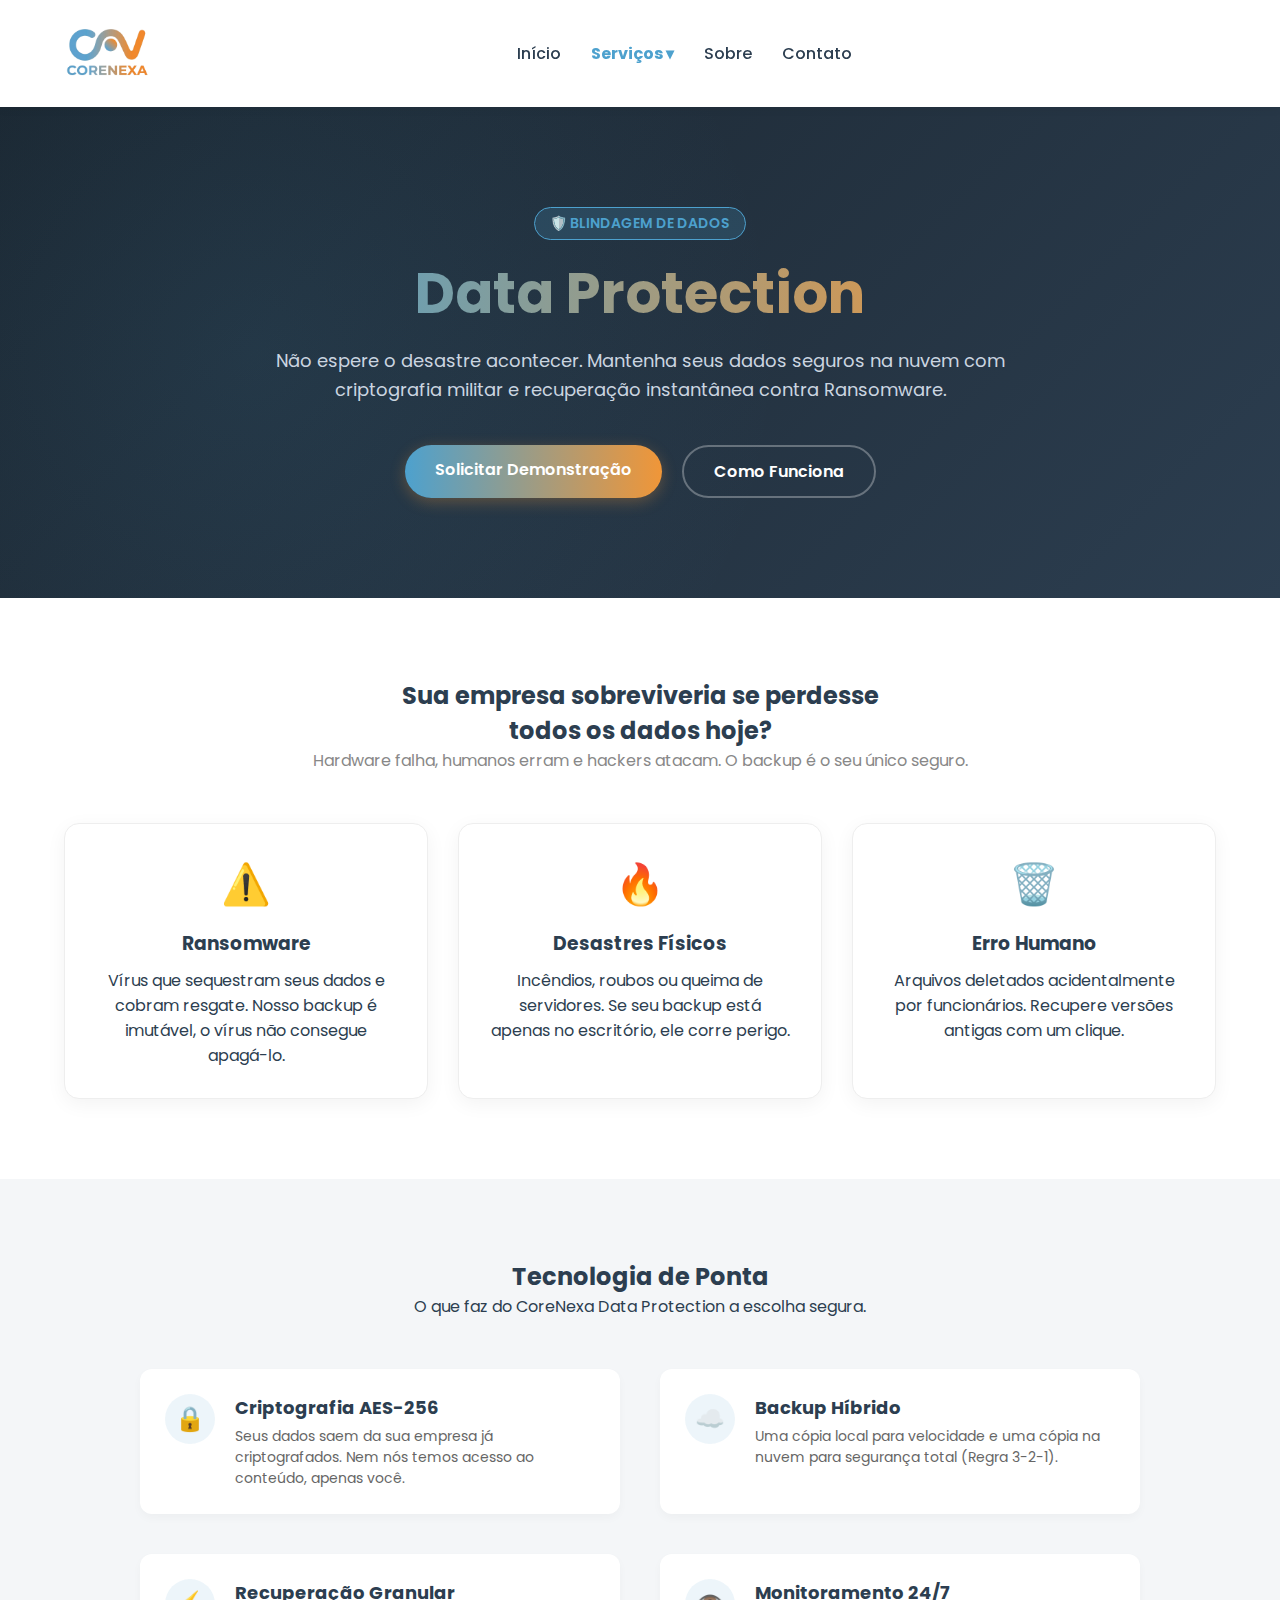
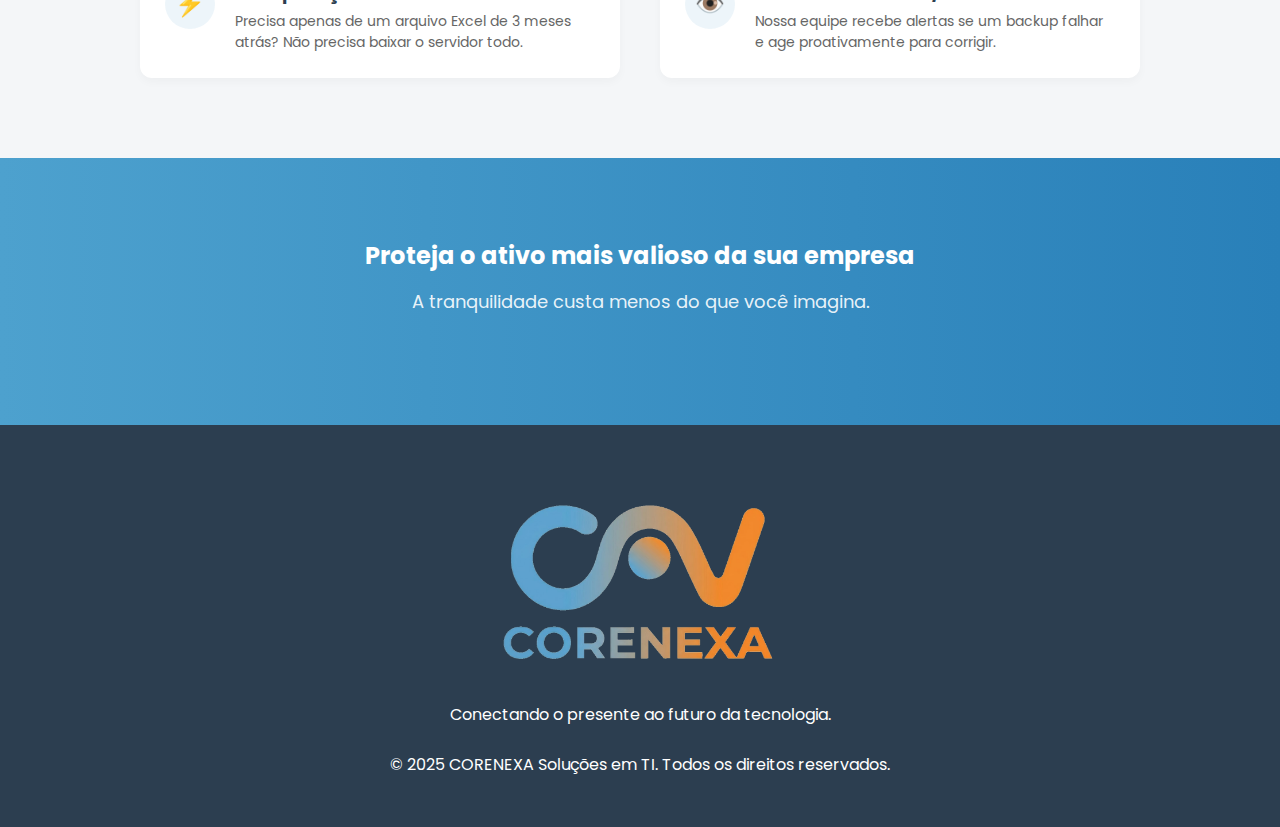
<file: Pages/dataProtection.html>
<!DOCTYPE html>
<html lang="pt-br">
<head>
    <meta charset="UTF-8">
    <meta name="viewport" content="width=device-width, initial-scale=1.0">
    <link rel="icon" type="image/x-icon" href="../img/ico.png" />
    <title>Data Protection - CoreNexa</title>
    <link href="https://fonts.googleapis.com/css2?family=Poppins:wght@300;400;600;700&display=swap" rel="stylesheet">
    <link rel="stylesheet" href="../style.css">
</head>
<body>

    <header>
        <div class="logo">
            <a href="../index.html">
                <img src="../img/logo-corenexa.png" alt="CoreNexa Soluções em TI">
            </a>
        </div>

        <div class="mobile-menu-icon">
            <div class="bar"></div>
            <div class="bar"></div>
            <div class="bar"></div>
        </div>

        <nav>
            <ul class="nav-links">
                <li><a href="../index.html">Início</a></li>
                
                <li class="dropdown-item">
                    <a href="pageServicos.html" class="dropdown-link" style="color:var(--azul); font-weight:700;">Serviços ▾</a>
                    <ul class="dropdown-menu">
                        <li><a href="dataProtection.html">Data Protection (Backup)</a></li>
                        <li><a href="suporteAgil.html">Suporte Ágil (Helpdesk)</a></li>
                        <li><a href="gestao360.html">Gestão 360º (Infra)</a></li>
                    </ul>
                </li>

                <li><a href="pageSobre.html">Sobre</a></li>
                <li><a href="pageContato.html">Contato</a></li>
            </ul>
        </nav>

        <!-- <a href="pageContato.html?plano=DataProtection" class="btn-cta">Proteger Meus Dados</a> -->
    </header>

    <section class="dp-hero">
        <div class="dp-hero-content">
            <span class="badge-security">🛡️ Blindagem de Dados</span>
            <h1>Data <span>Protection</span></h1>
            <p>Não espere o desastre acontecer. Mantenha seus dados seguros na nuvem com criptografia militar e recuperação instantânea contra Ransomware.</p>
            <div class="dp-buttons">
                <a href="pageContato.html?plano=DataProtection" class="btn-cta">Solicitar Demonstração</a>
                <a href="#como-funciona" class="btn-outline-light">Como Funciona</a>
            </div>
        </div>
    </section>

    <section class="pain-points">
        <div class="container">
            <h2>Sua empresa sobreviveria se perdesse <br><span>todos os dados hoje?</span></h2>
            <p class="subtitle">Hardware falha, humanos erram e hackers atacam. O backup é o seu único seguro.</p>
            
            <div class="pain-grid">
                <div class="pain-card">
                    <div class="icon-danger">⚠️</div>
                    <h3>Ransomware</h3>
                    <p>Vírus que sequestram seus dados e cobram resgate. Nosso backup é imutável, o vírus não consegue apagá-lo.</p>
                </div>
                <div class="pain-card">
                    <div class="icon-danger">🔥</div>
                    <h3>Desastres Físicos</h3>
                    <p>Incêndios, roubos ou queima de servidores. Se seu backup está apenas no escritório, ele corre perigo.</p>
                </div>
                <div class="pain-card">
                    <div class="icon-danger">🗑️</div>
                    <h3>Erro Humano</h3>
                    <p>Arquivos deletados acidentalmente por funcionários. Recupere versões antigas com um clique.</p>
                </div>
            </div>
        </div>
    </section>

    <section id="como-funciona" class="features-dp">
        <div class="container">
            <div class="features-header">
                <h2>Tecnologia de Ponta</h2>
                <p>O que faz do CoreNexa Data Protection a escolha segura.</p>
            </div>

            <div class="features-grid-dp">
                <div class="feat-item">
                    <div class="check-icon">🔒</div>
                    <div class="feat-text">
                        <h4>Criptografia AES-256</h4>
                        <p>Seus dados saem da sua empresa já criptografados. Nem nós temos acesso ao conteúdo, apenas você.</p>
                    </div>
                </div>

                <div class="feat-item">
                    <div class="check-icon">☁️</div>
                    <div class="feat-text">
                        <h4>Backup Híbrido</h4>
                        <p>Uma cópia local para velocidade e uma cópia na nuvem para segurança total (Regra 3-2-1).</p>
                    </div>
                </div>

                <div class="feat-item">
                    <div class="check-icon">⚡</div>
                    <div class="feat-text">
                        <h4>Recuperação Granular</h4>
                        <p>Precisa apenas de um arquivo Excel de 3 meses atrás? Não precisa baixar o servidor todo.</p>
                    </div>
                </div>

                <div class="feat-item">
                    <div class="check-icon">👁️</div>
                    <div class="feat-text">
                        <h4>Monitoramento 24/7</h4>
                        <p>Nossa equipe recebe alertas se um backup falhar e age proativamente para corrigir.</p>
                    </div>
                </div>
            </div>
        </div>
    </section>

    <section class="cta-section-dp">
        <h2>Proteja o ativo mais valioso da sua empresa</h2>
        <p>A tranquilidade custa menos do que você imagina.</p>
        <!-- <a href="pageContato.html?plano=DataProtection" class="btn-cta btn-large">Falar com Especialista em Backup</a> -->
    </section>

    <footer>
        <img src="../img/logo-corenexa.png" alt="CoreNexa" class="footer-logo-img">
        <p>Conectando o presente ao futuro da tecnologia.</p>
        <br>
        <p>© 2025 CORENEXA Soluções em TI. Todos os direitos reservados.</p>
    </footer>

    <script src="../script.js"></script>
</body>
</html>
</file>
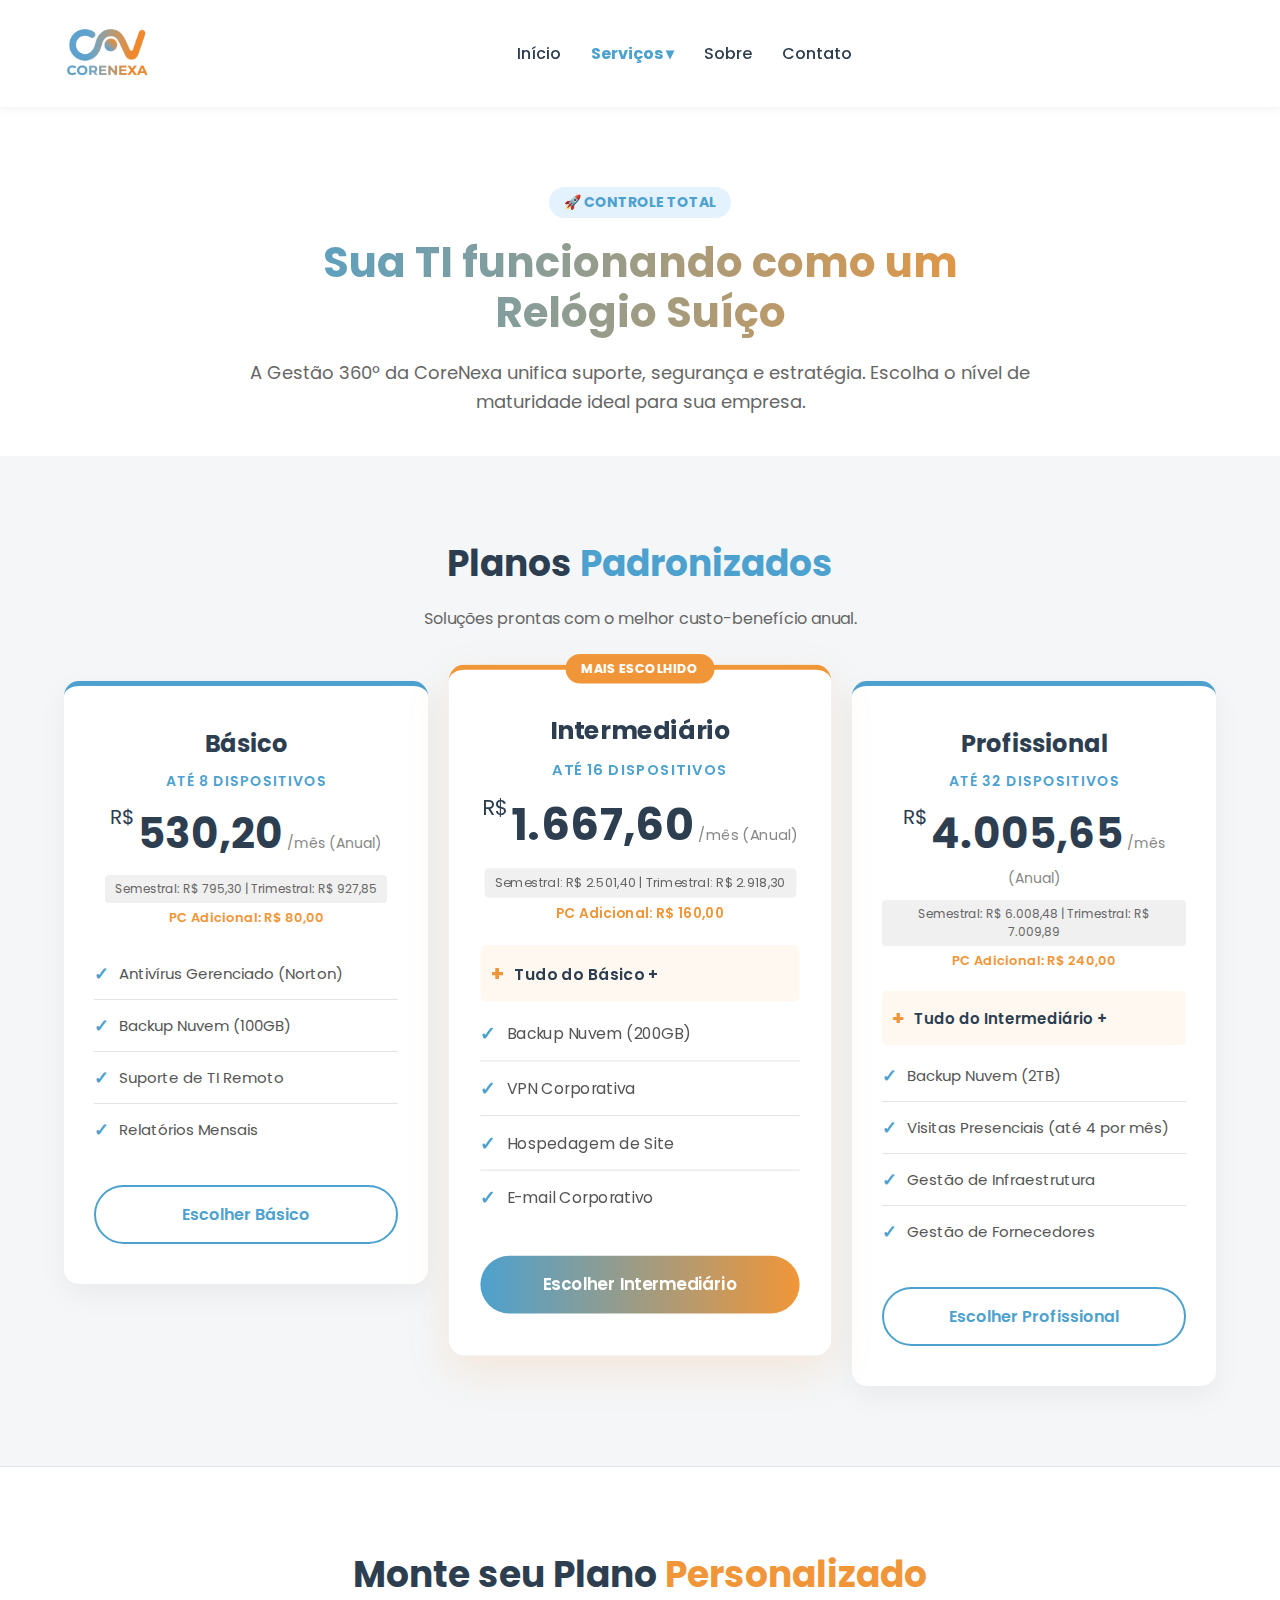
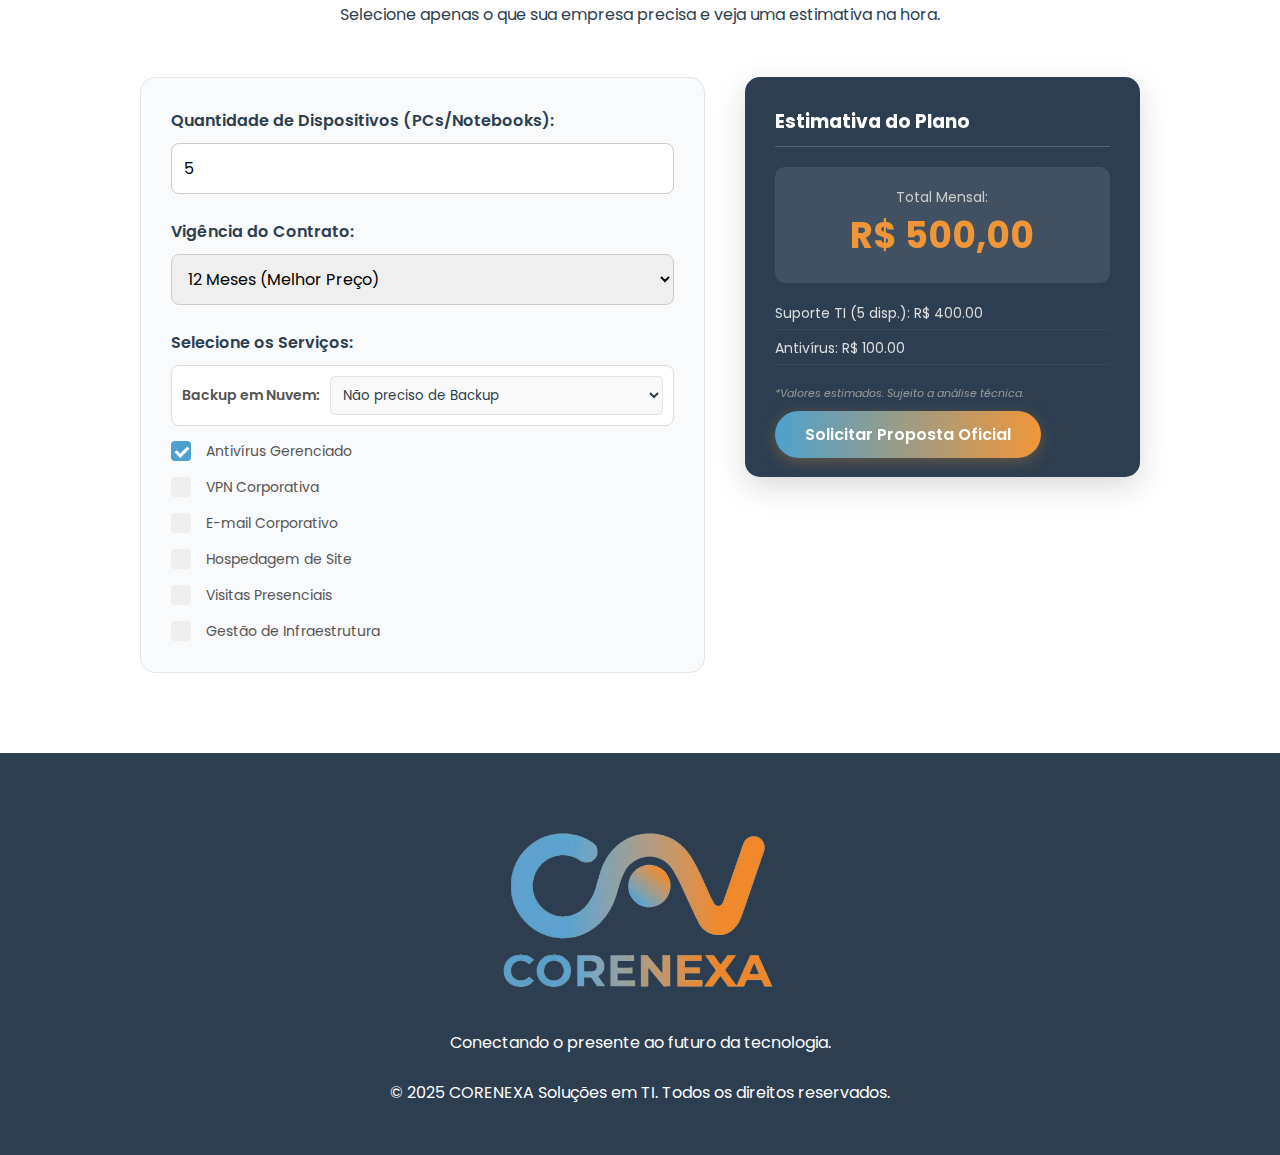
<file: Pages/gestao360 - Copia.html>
<!DOCTYPE html>
<html lang="pt-br">
<head>
    <meta charset="UTF-8">
    <meta name="viewport" content="width=device-width, initial-scale=1.0">
    <link rel="icon" type="image/x-icon" href="../img/ico.png" />
    <title>Gestão 360º - CoreNexa</title>
    <link href="https://fonts.googleapis.com/css2?family=Poppins:wght@300;400;600;700&display=swap" rel="stylesheet">
    <link rel="stylesheet" href="../style.css">
</head>
<body>
    
    <header>
        <div class="logo">
            <a href="../index.html">
                <img src="../img/logo-corenexa.png" alt="CoreNexa Soluções em TI">
            </a>
        </div>

        <div class="mobile-menu-icon">
            <div class="bar"></div>
            <div class="bar"></div>
            <div class="bar"></div>
        </div>

        <nav>
            <ul class="nav-links">
                <li><a href="../index.html">Início</a></li>
                
                <li class="dropdown-item">
                    <a href="pageServicos.html" class="dropdown-link" style="color:var(--azul); font-weight:700;">Serviços ▾</a>
                    <ul class="dropdown-menu">
                        <li><a href="dataProtection.html">Data Protection (Backup)</a></li>
                        <li><a href="suporteAgil.html">Suporte Ágil (Helpdesk)</a></li>
                        <li><a href="gestao360.html">Gestão 360º (Infra)</a></li>
                        <li><a href="servicosAvulsos.html">Serviços Avulsos</a></li>
                    </ul>
                </li>
            
                <li><a href="pageSobre.html">Sobre</a></li>
                <li><a href="pageContato.html">Contato</a></li>
            </ul>
        </nav>
    </header>
    
    <section class="intro-gestao">
        <div class="container-intro">
            <span class="tag-destaque">🚀 Controle Total</span>
            <h1>Sua TI funcionando como um <br><span>Relógio Suíço</span></h1>
            <p>A Gestão 360º da CoreNexa unifica suporte, segurança e estratégia. Escolha o nível de maturidade ideal para sua empresa.</p>
        </div>
    </section>

    <section class="pricing-section">
        <div class="section-header">
            <h2>Planos <span>Padronizados</span></h2>
            <p>Soluções prontas com o melhor custo-benefício anual.</p>
        </div>

        <div class="pricing-grid">
            
            <div class="plan-card">
                <h3 class="plan-name">Básico</h3>
                <p class="plan-limit">Até 8 Dispositivos</p>
                
                <div class="price-box">
                    <span class="currency">R$</span>
                    <span class="value">530,20</span>
                    <span class="period">/mês (Anual)</span>
                </div>
                <p class="contract-info">Semestral: R$ 795,30 | Trimestral: R$ 927,85</p>
                <p class="extra-pc">PC Adicional: R$ 80,00</p>
                
                <ul class="features-list">
                    <li>Antivírus Gerenciado (Norton)</li>
                    <li>Backup Nuvem (100GB)</li>
                    <li>Suporte de TI Remoto</li>
                    <li>Relatórios Mensais</li>
                </ul>

                <a href="contato.html?plano=Basico" class="btn-plan btn-outline">Escolher Básico</a>
            </div>

            <div class="plan-card popular">
                <div class="popular-tag">Mais Escolhido</div>
                <h3 class="plan-name">Intermediário</h3>
                <p class="plan-limit">Até 16 Dispositivos</p>

                <div class="price-box">
                    <span class="currency">R$</span>
                    <span class="value">1.667,60</span>
                    <span class="period">/mês (Anual)</span>
                </div>
                <p class="contract-info">Semestral: R$ 2.501,40 | Trimestral: R$ 2.918,30</p>
                <p class="extra-pc">PC Adicional: R$ 160,00</p>
                
                <ul class="features-list">
                    <li class="included">Tudo do Básico +</li>
                    <li>Backup Nuvem (200GB)</li>
                    <li>VPN Corporativa</li>
                    <li>Hospedagem de Site</li>
                    <li>E-mail Corporativo</li>
                </ul>

                <a href="contato.html?plano=Intermediario" class="btn-plan btn-filled">Escolher Intermediário</a>
            </div>

            <div class="plan-card">
                <h3 class="plan-name">Profissional</h3>
                <p class="plan-limit">Até 32 Dispositivos</p>

                <div class="price-box">
                    <span class="currency">R$</span>
                    <span class="value">4.005,65</span>
                    <span class="period">/mês (Anual)</span>
                </div>
                <p class="contract-info">Semestral: R$ 6.008,48 | Trimestral: R$ 7.009,89</p>
                <p class="extra-pc">PC Adicional: R$ 240,00</p>
                
                <ul class="features-list">
                    <li class="included">Tudo do Intermediário +</li>
                    <li>Backup Nuvem (2TB)</li>
                    <li>Visitas Presenciais (até 4 por mês)</li>
                    <li>Gestão de Infraestrutura</li>
                    <li>Gestão de Fornecedores</li>
                </ul>

                <a href="contato.html?plano=Profissional" class="btn-plan btn-outline">Escolher Profissional</a>
            </div>

        </div>
    </section>

    <section class="custom-plan" id="personalizado">
        <div class="container">
            <div class="custom-header">
                <h2>Monte seu Plano <span>Personalizado</span></h2>
                <p>Selecione apenas o que sua empresa precisa e veja uma estimativa na hora.</p>
            </div>

            <div class="calculator-wrapper">
                <div class="calc-form">
                    
                    <div class="calc-group">
                        <label>Quantidade de Dispositivos (PCs/Notebooks):</label>
                        <input type="number" id="numDevices" value="5" min="1" max="100" onchange="calcularPlano()">
                    </div>

                    <div class="calc-group">
                        <label>Vigência do Contrato:</label>
                        <select id="contractDuration" onchange="calcularPlano()">
                            <option value="12">12 Meses (Melhor Preço)</option>
                            <option value="6">6 Meses</option>
                            <option value="3">3 Meses</option>
                        </select>
                    </div>

                    <label class="section-label">Selecione os Serviços:</label>
                    <div class="services-list">
                        
						<div class="select-box-wrapper">
                            <label for="selBackup" class="inline-label">Backup em Nuvem:</label>
                            <select id="selBackup" onchange="calcularPlano()" class="styled-select">
                                <option value="0">Não preciso de Backup</option>
                                <option value="110">100 GB (R$ 110,00)</option>
                                <option value="150">200 GB (R$ 150,00)</option>
                                <option value="500">2 TB (R$ 500,00)</option>
                            </select>
                        </div>
						
                        <label class="check-box">
                            <input type="checkbox" id="chkAntivirus" checked onchange="calcularPlano()">
                            <span class="checkmark"></span>
                            Antivírus Gerenciado
                        </label>

                        <label class="check-box">
                            <input type="checkbox" id="chkVPN" onchange="calcularPlano()">
                            <span class="checkmark"></span>
                            VPN Corporativa
                        </label>

                        <label class="check-box">
                            <input type="checkbox" id="chkEmail" onchange="calcularPlano()">
                            <span class="checkmark"></span>
                            E-mail Corporativo
                        </label>

                        <label class="check-box">
                            <input type="checkbox" id="chkSite" onchange="calcularPlano()">
                            <span class="checkmark"></span>
                            Hospedagem de Site
                        </label>

                        <label class="check-box">
                            <input type="checkbox" id="chkVisita" onchange="calcularPlano()">
                            <span class="checkmark"></span>
                            Visitas Presenciais
                        </label>

                        <label class="check-box">
                            <input type="checkbox" id="chkInfra" onchange="calcularPlano()">
                            <span class="checkmark"></span>
                            Gestão de Infraestrutura
                        </label>
                    </div>
                </div>

                <div class="calc-result">
                    <h3>Estimativa do Plano</h3>
                    <div class="total-price">
                        <small>Total Mensal:</small>
                        R$ <span id="totalValue">0,00</span>
                    </div>
                    <ul id="summaryList" class="summary-list">
                        </ul>
                    <p class="note">*Valores estimados. Sujeito a análise técnica.</p>
                    <a href="contato.html?plano=Personalizado" class="btn-cta">Solicitar Proposta Oficial</a>
                </div>
            </div>
        </div>
    </section>

    <footer>
        <img src="../img/logo-corenexa.png" alt="CoreNexa" class="footer-logo-img">
        <p>Conectando o presente ao futuro da tecnologia.</p>
        <br>
        <p>© 2025 CORENEXA Soluções em TI. Todos os direitos reservados.</p>
    </footer>

    <script src="../script.js"></script>
    
    <script>
        function calcularPlano() {
            // 1. Captura valores
            let qtd = parseInt(document.getElementById('numDevices').value) || 0;
            const meses = parseInt(document.getElementById('contractDuration').value);
            
            // 2. CÁLCULO PROGRESSIVO DO SUPORTE
            let custoSuporte = 0;
            let qtdRestante = qtd;

            // Faixa 1: Primeiros 8 dispositivos (R$ 80,00)
            if (qtdRestante > 0) {
                let qtdFaixa1 = Math.min(qtdRestante, 8);
                custoSuporte += qtdFaixa1 * 80.00;
                qtdRestante -= qtdFaixa1;
            }

            // Faixa 2: Próximos 8 dispositivos (R$ 160,00) -> do 9 ao 16
            if (qtdRestante > 0) {
                let qtdFaixa2 = Math.min(qtdRestante, 8);
                custoSuporte += qtdFaixa2 * 160.00;
                qtdRestante -= qtdFaixa2;
            }

            // Faixa 3: O que sobrar acima de 16 (R$ 240,00)
            if (qtdRestante > 0) {
                custoSuporte += qtdRestante * 240.00;
            }

            // Taxa administrativa mínima (opcional, mantida para consistência)
            if (qtd > 0 && qtd < 5) custoSuporte += 150;

            // 3. Montagem do Total
            let total = 0;
            let resumo = [];

            // Adiciona Suporte
            total += custoSuporte;
            resumo.push(`Suporte TI (${qtd} disp.): R$ ${custoSuporte.toFixed(2)}`);

            // --- NOVO CÁLCULO DE BACKUP ---
            const selBackup = document.getElementById('selBackup');
            const custoBackup = parseFloat(selBackup.value) || 0;
            const nomeBackup = selBackup.options[selBackup.selectedIndex].text;

            if (custoBackup > 0) {
                total += custoBackup;
                // Exibe apenas o nome (Ex: "100 GB") sem o preço no texto do resumo, pois já está somado
                // Ou formatamos para ficar bonito:
                resumo.push(`Backup Nuvem (${nomeBackup.split('(')[0].trim()}): R$ ${custoBackup.toFixed(2)}`);
            }

            // Outros Serviços (Por dispositivo)
            const precoAntivirus = 20.00;
            const precoEmail = 15.00;
            
            if (document.getElementById('chkAntivirus').checked) {
                let val = qtd * precoAntivirus;
                total += val;
                resumo.push(`Antivírus: R$ ${val.toFixed(2)}`);
            }
            if (document.getElementById('chkEmail').checked) {
                let val = qtd * precoEmail;
                total += val;
                resumo.push(`E-mail Corp: R$ ${val.toFixed(2)}`);
            }
            
            // Serviços Fixos
            const precoVPN = 150.00;
            const precoSite = 100.00;
            const precoVisita = 400.00; 
            const precoInfra = 250.00;

            if (document.getElementById('chkVPN').checked) {
                total += precoVPN;
                resumo.push(`VPN Corporativa: R$ ${precoVPN.toFixed(2)}`);
            }
            if (document.getElementById('chkSite').checked) {
                total += precoSite;
                resumo.push(`Hospedagem Site: R$ ${precoSite.toFixed(2)}`);
            }
            if (document.getElementById('chkVisita').checked) {
                total += precoVisita;
                resumo.push(`Visitas Presenciais: R$ ${precoVisita.toFixed(2)}`);
            }
            if (document.getElementById('chkInfra').checked) {
                total += precoInfra;
                resumo.push(`Gestão Infra: R$ ${precoInfra.toFixed(2)}`);
            }

            // 4. Fator do Contrato
            let fator = 1;
            if (meses === 6) fator = 1.5;
            if (meses === 3) fator = 1.75;

            let totalFinal = total * fator;

            // 5. Atualiza Interface
            document.getElementById('totalValue').innerText = totalFinal.toLocaleString('pt-BR', {minimumFractionDigits: 2, maximumFractionDigits: 2});
            
            const lista = document.getElementById('summaryList');
            lista.innerHTML = '';
            resumo.forEach(item => {
                let li = document.createElement('li');
                li.innerText = item;
                lista.appendChild(li);
            });
            
            if(fator > 1) {
                let li = document.createElement('li');
                li.style.color = 'var(--laranja)';
                li.style.fontWeight = 'bold';
                li.innerText = `Acréscimo vigência curta (${meses} meses)`;
                lista.appendChild(li);
            }
        }

        window.onload = calcularPlano;
    </script>
</body>
</html>
</file>
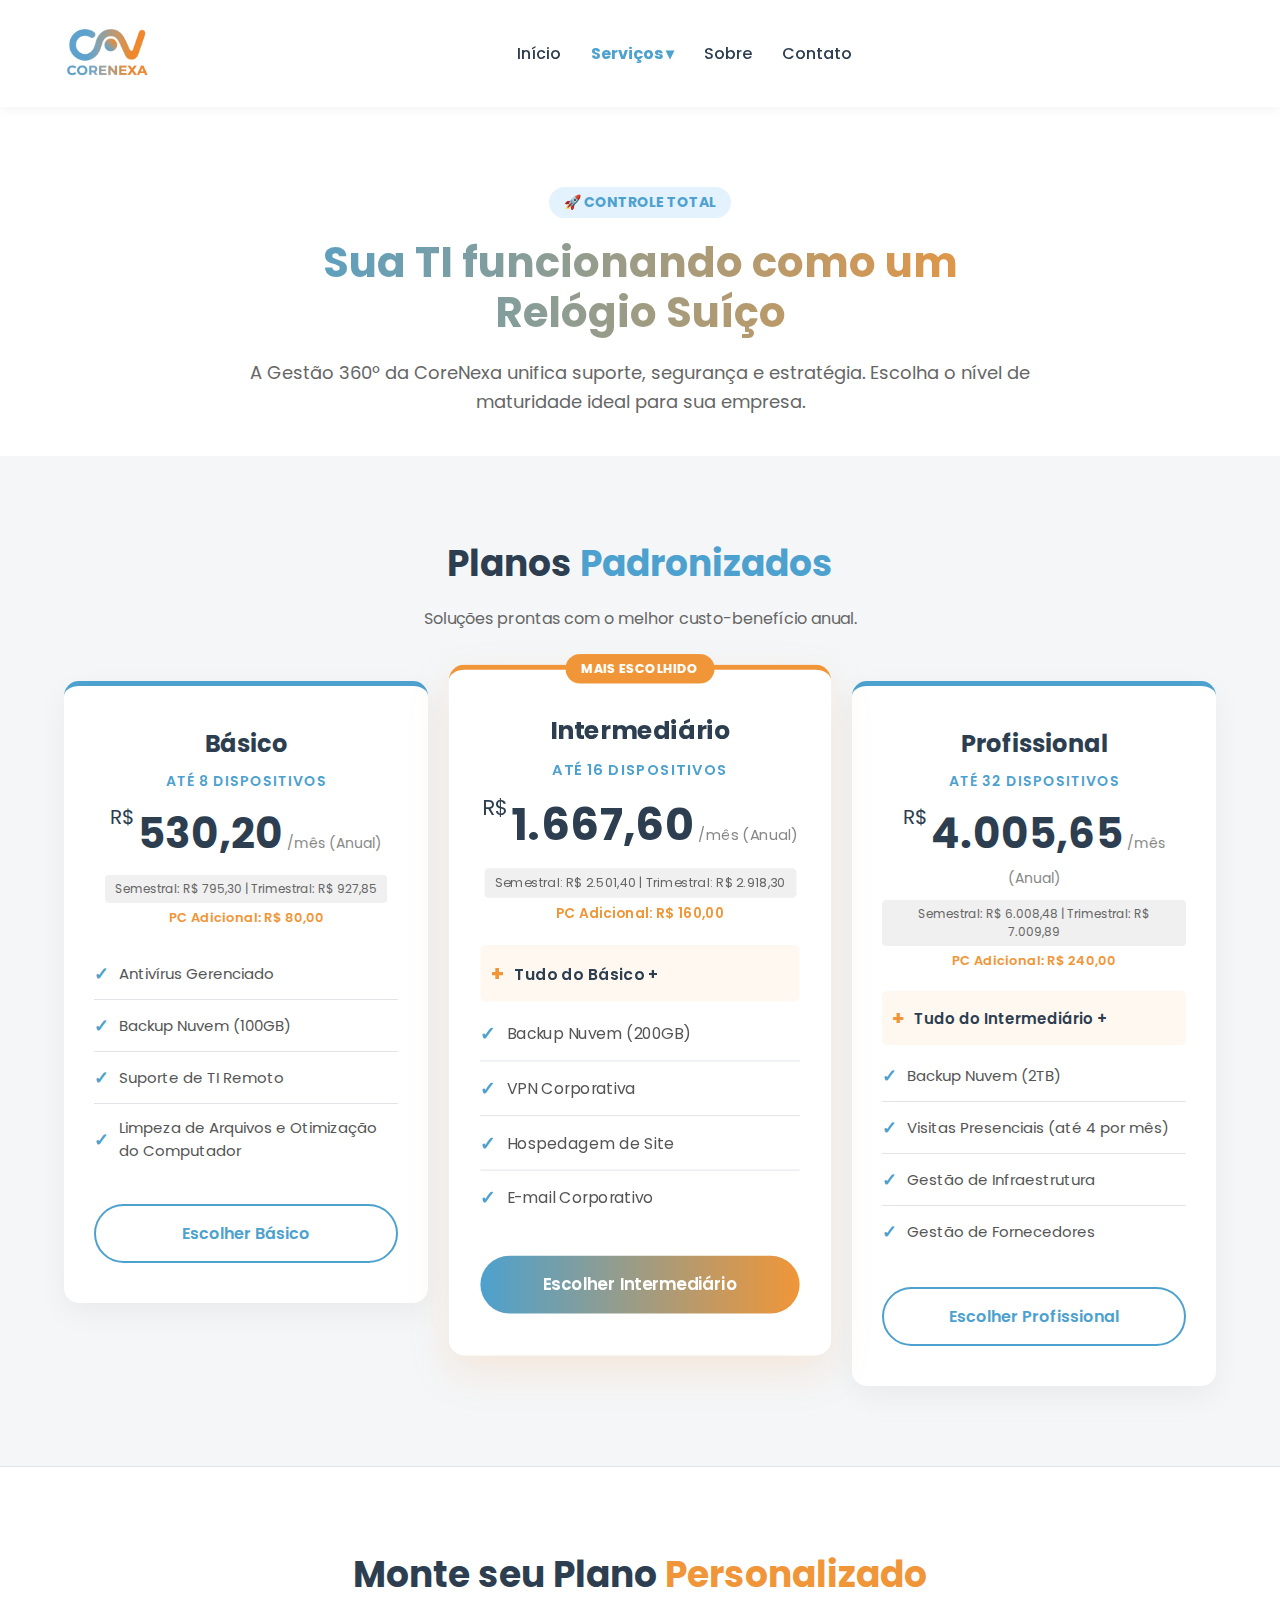
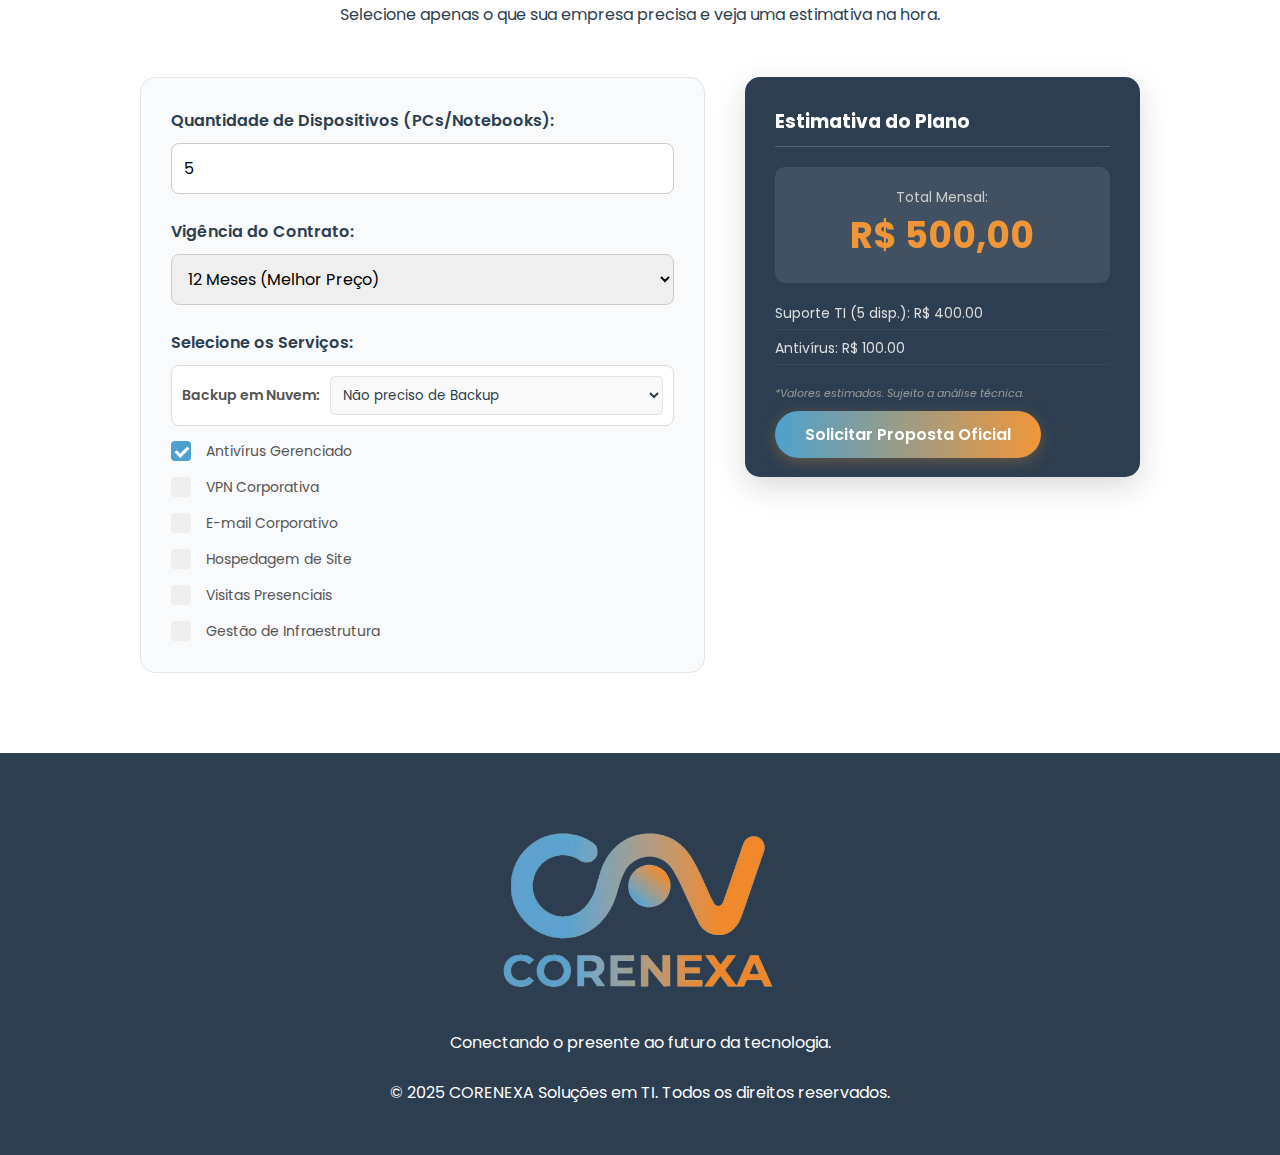
<file: Pages/gestao360.html>
<!DOCTYPE html>
<html lang="pt-br">
<head>
    <meta charset="UTF-8">
    <meta name="viewport" content="width=device-width, initial-scale=1.0">
    <link rel="icon" type="image/x-icon" href="../img/ico.png" />
    <title>Gestão 360º - CoreNexa</title>
    <link href="https://fonts.googleapis.com/css2?family=Poppins:wght@300;400;600;700&display=swap" rel="stylesheet">
    <link rel="stylesheet" href="../style.css">
	<script async src="https://www.googletagmanager.com/gtag/js?id=G-GBYZSDWBYW">
	</script>
	<script>
	  window.dataLayer = window.dataLayer || [];
	  function gtag(){dataLayer.push(arguments);}
	  gtag('js', new Date());

	  gtag('config', 'G-GBYZSDWBYW');
	</script>
</head>
<body>
    
    <header>
        <div class="logo">
            <a href="../index.html">
                <img src="../img/logo-corenexa.png" alt="CoreNexa Soluções em TI">
            </a>
        </div>

        <div class="mobile-menu-icon">
            <div class="bar"></div>
            <div class="bar"></div>
            <div class="bar"></div>
        </div>

        <nav>
            <ul class="nav-links">
                <li><a href="../index.html">Início</a></li>
                
                <li class="dropdown-item">
                    <a href="pageServicos.html" class="dropdown-link" style="color:var(--azul); font-weight:700;">Serviços ▾</a>
                    <ul class="dropdown-menu">
						<li><a href="gestao360.html">Gestão de TI 360º</a></li>
						<li><a href="suporteTI.html">Suporte de TI</a></li>
						<li><a href="servicosAvulsos.html">Serviços Avulsos</a></li>
                    </ul>
                </li>
            
                <li><a href="pageSobre.html">Sobre</a></li>
                <li><a href="pageContato.html">Contato</a></li>
            </ul>
        </nav>
    </header>
    
    <section class="intro-gestao">
        <div class="container-intro">
            <span class="tag-destaque">🚀 Controle Total</span>
            <h1>Sua TI funcionando como um <br><span>Relógio Suíço</span></h1>
            <p>A Gestão 360º da CoreNexa unifica suporte, segurança e estratégia. Escolha o nível de maturidade ideal para sua empresa.</p>
        </div>
    </section>

    <section class="pricing-section">
        <div class="section-header">
            <h2>Planos <span>Padronizados</span></h2>
            <p>Soluções prontas com o melhor custo-benefício anual.</p>
        </div>

        <div class="pricing-grid">
            
            <div class="plan-card">
                <h3 class="plan-name">Básico</h3>
                <p class="plan-limit">Até 8 Dispositivos</p>
                
                <div class="price-box">
                    <span class="currency">R$</span>
                    <span class="value">530,20</span>
                    <span class="period">/mês (Anual)</span>
                </div>
                <p class="contract-info">Semestral: R$ 795,30 | Trimestral: R$ 927,85</p>
                <p class="extra-pc">PC Adicional: R$ 80,00</p>
                
                <ul class="features-list">
                    <li>Antivírus Gerenciado</li>
                    <li>Backup Nuvem (100GB)</li>
                    <li>Suporte de TI Remoto</li>
                    <li>Limpeza de Arquivos e Otimização do Computador</li>
                </ul>

                <a href="pageContato.html?plano=Basico" class="btn-plan btn-outline">Escolher Básico</a>
            </div>

            <div class="plan-card popular">
                <div class="popular-tag">Mais Escolhido</div>
                <h3 class="plan-name">Intermediário</h3>
                <p class="plan-limit">Até 16 Dispositivos</p>

                <div class="price-box">
                    <span class="currency">R$</span>
                    <span class="value">1.667,60</span>
                    <span class="period">/mês (Anual)</span>
                </div>
                <p class="contract-info">Semestral: R$ 2.501,40 | Trimestral: R$ 2.918,30</p>
                <p class="extra-pc">PC Adicional: R$ 160,00</p>
                
                <ul class="features-list">
                    <li class="included">Tudo do Básico +</li>
                    <li>Backup Nuvem (200GB)</li>
                    <li>VPN Corporativa</li>
                    <li>Hospedagem de Site</li>
                    <li>E-mail Corporativo</li>
                </ul>

                <a href="pageContato.html?plano=Intermediario" class="btn-plan btn-filled">Escolher Intermediário</a>
            </div>

            <div class="plan-card">
                <h3 class="plan-name">Profissional</h3>
                <p class="plan-limit">Até 32 Dispositivos</p>

                <div class="price-box">
                    <span class="currency">R$</span>
                    <span class="value">4.005,65</span>
                    <span class="period">/mês (Anual)</span>
                </div>
                <p class="contract-info">Semestral: R$ 6.008,48 | Trimestral: R$ 7.009,89</p>
                <p class="extra-pc">PC Adicional: R$ 240,00</p>
                
                <ul class="features-list">
                    <li class="included">Tudo do Intermediário +</li>
                    <li>Backup Nuvem (2TB)</li>
                    <li>Visitas Presenciais (até 4 por mês)</li>
                    <li>Gestão de Infraestrutura</li>
                    <li>Gestão de Fornecedores</li>
                </ul>

                <a href="pageContato.html?plano=Profissional" class="btn-plan btn-outline">Escolher Profissional</a>
            </div>

        </div>
    </section>

    <section class="custom-plan" id="personalizado">
        <div class="container">
            <div class="custom-header">
                <h2>Monte seu Plano <span>Personalizado</span></h2>
                <p>Selecione apenas o que sua empresa precisa e veja uma estimativa na hora.</p>
            </div>

            <div class="calculator-wrapper">
                <div class="calc-form">
                    
                    <div class="calc-group">
                        <label>Quantidade de Dispositivos (PCs/Notebooks):</label>
                        <input type="number" id="numDevices" value="5" min="1" max="100" onchange="calcularPlano()">
                    </div>

                    <div class="calc-group">
                        <label>Vigência do Contrato:</label>
                        <select id="contractDuration" onchange="calcularPlano()">
                            <option value="12">12 Meses (Melhor Preço)</option>
                            <option value="6">6 Meses</option>
                            <option value="3">3 Meses</option>
                        </select>
                    </div>

                    <label class="section-label">Selecione os Serviços:</label>
                    <div class="services-list">
                        
						<div class="select-box-wrapper">
                            <label for="selBackup" class="inline-label">Backup em Nuvem:</label>
                            <select id="selBackup" onchange="calcularPlano()" class="styled-select">
                                <option value="0">Não preciso de Backup</option>
                                <option value="110">100 GB (R$ 110,00)</option>
                                <option value="150">200 GB (R$ 150,00)</option>
                                <option value="500">2 TB (R$ 500,00)</option>
                            </select>
                        </div>
						
                        <label class="check-box">
                            <input type="checkbox" id="chkAntivirus" checked onchange="calcularPlano()">
                            <span class="checkmark"></span>
                            Antivírus Gerenciado
                        </label>

                        <label class="check-box">
                            <input type="checkbox" id="chkVPN" onchange="calcularPlano()">
                            <span class="checkmark"></span>
                            VPN Corporativa
                        </label>

                        <label class="check-box">
                            <input type="checkbox" id="chkEmail" onchange="calcularPlano()">
                            <span class="checkmark"></span>
                            E-mail Corporativo
                        </label>

                        <label class="check-box">
                            <input type="checkbox" id="chkSite" onchange="calcularPlano()">
                            <span class="checkmark"></span>
                            Hospedagem de Site
                        </label>

                        <label class="check-box">
                            <input type="checkbox" id="chkVisita" onchange="calcularPlano()">
                            <span class="checkmark"></span>
                            Visitas Presenciais
                        </label>

                        <label class="check-box">
                            <input type="checkbox" id="chkInfra" onchange="calcularPlano()">
                            <span class="checkmark"></span>
                            Gestão de Infraestrutura
                        </label>
                    </div>
                </div>

                <div class="calc-result">
                    <h3>Estimativa do Plano</h3>
                    <div class="total-price">
                        <small>Total Mensal:</small>
                        R$ <span id="totalValue">0,00</span>
                    </div>
                    <ul id="summaryList" class="summary-list">
                        </ul>
                    <p class="note">*Valores estimados. Sujeito a análise técnica.</p>
                    <a href="pageContato.html?plano=Personalizado" class="btn-cta">Solicitar Proposta Oficial</a>
                </div>
            </div>
        </div>
    </section>

    <footer>
        <img src="../img/logo-corenexa.png" alt="CoreNexa" class="footer-logo-img">
        <p>Conectando o presente ao futuro da tecnologia.</p>
        <br>
        <p>© 2025 CORENEXA Soluções em TI. Todos os direitos reservados.</p>
    </footer>

    <script src="../script.js"></script>
    
    <script>
        function calcularPlano() {
            // 1. Captura valores
            let qtd = parseInt(document.getElementById('numDevices').value) || 0;
            const meses = parseInt(document.getElementById('contractDuration').value);
            
            // 2. CÁLCULO PROGRESSIVO DO SUPORTE
            let custoSuporte = 0;
            let qtdRestante = qtd;

            // Faixa 1: Primeiros 8 dispositivos (R$ 80,00)
            if (qtdRestante > 0) {
                let qtdFaixa1 = Math.min(qtdRestante, 8);
                custoSuporte += qtdFaixa1 * 80.00;
                qtdRestante -= qtdFaixa1;
            }

            // Faixa 2: Próximos 8 dispositivos (R$ 160,00) -> do 9 ao 16
            if (qtdRestante > 0) {
                let qtdFaixa2 = Math.min(qtdRestante, 8);
                custoSuporte += qtdFaixa2 * 160.00;
                qtdRestante -= qtdFaixa2;
            }

            // Faixa 3: O que sobrar acima de 16 (R$ 240,00)
            if (qtdRestante > 0) {
                custoSuporte += qtdRestante * 240.00;
            }

            // Taxa administrativa mínima (opcional, mantida para consistência)
            if (qtd > 0 && qtd < 5) custoSuporte += 150;

            // 3. Montagem do Total
            let total = 0;
            let resumo = [];

            // Adiciona Suporte
            total += custoSuporte;
            resumo.push(`Suporte TI (${qtd} disp.): R$ ${custoSuporte.toFixed(2)}`);

            // --- NOVO CÁLCULO DE BACKUP ---
            const selBackup = document.getElementById('selBackup');
            const custoBackup = parseFloat(selBackup.value) || 0;
            const nomeBackup = selBackup.options[selBackup.selectedIndex].text;

            if (custoBackup > 0) {
                total += custoBackup;
                // Exibe apenas o nome (Ex: "100 GB") sem o preço no texto do resumo, pois já está somado
                // Ou formatamos para ficar bonito:
                resumo.push(`Backup Nuvem (${nomeBackup.split('(')[0].trim()}): R$ ${custoBackup.toFixed(2)}`);
            }

            // Outros Serviços (Por dispositivo)
            const precoAntivirus = 20.00;
            const precoEmail = 15.00;
            
            if (document.getElementById('chkAntivirus').checked) {
                let val = qtd * precoAntivirus;
                total += val;
                resumo.push(`Antivírus: R$ ${val.toFixed(2)}`);
            }
            if (document.getElementById('chkEmail').checked) {
                let val = qtd * precoEmail;
                total += val;
                resumo.push(`E-mail Corp: R$ ${val.toFixed(2)}`);
            }
            
            // Serviços Fixos
            const precoVPN = 150.00;
            const precoSite = 100.00;
            const precoVisita = 400.00; 
            const precoInfra = 250.00;

            if (document.getElementById('chkVPN').checked) {
                total += precoVPN;
                resumo.push(`VPN Corporativa: R$ ${precoVPN.toFixed(2)}`);
            }
            if (document.getElementById('chkSite').checked) {
                total += precoSite;
                resumo.push(`Hospedagem Site: R$ ${precoSite.toFixed(2)}`);
            }
            if (document.getElementById('chkVisita').checked) {
                total += precoVisita;
                resumo.push(`Visitas Presenciais: R$ ${precoVisita.toFixed(2)}`);
            }
            if (document.getElementById('chkInfra').checked) {
                total += precoInfra;
                resumo.push(`Gestão Infra: R$ ${precoInfra.toFixed(2)}`);
            }

            // 4. Fator do Contrato
            let fator = 1;
            if (meses === 6) fator = 1.5;
            if (meses === 3) fator = 1.75;

            let totalFinal = total * fator;

            // 5. Atualiza Interface
            document.getElementById('totalValue').innerText = totalFinal.toLocaleString('pt-BR', {minimumFractionDigits: 2, maximumFractionDigits: 2});
            
            const lista = document.getElementById('summaryList');
            lista.innerHTML = '';
            resumo.forEach(item => {
                let li = document.createElement('li');
                li.innerText = item;
                lista.appendChild(li);
            });
            
            if(fator > 1) {
                let li = document.createElement('li');
                li.style.color = 'var(--laranja)';
                li.style.fontWeight = 'bold';
                li.innerText = `Acréscimo vigência curta (${meses} meses)`;
                lista.appendChild(li);
            }
        }

        window.onload = calcularPlano;
    </script>
</body>
</html>
</file>
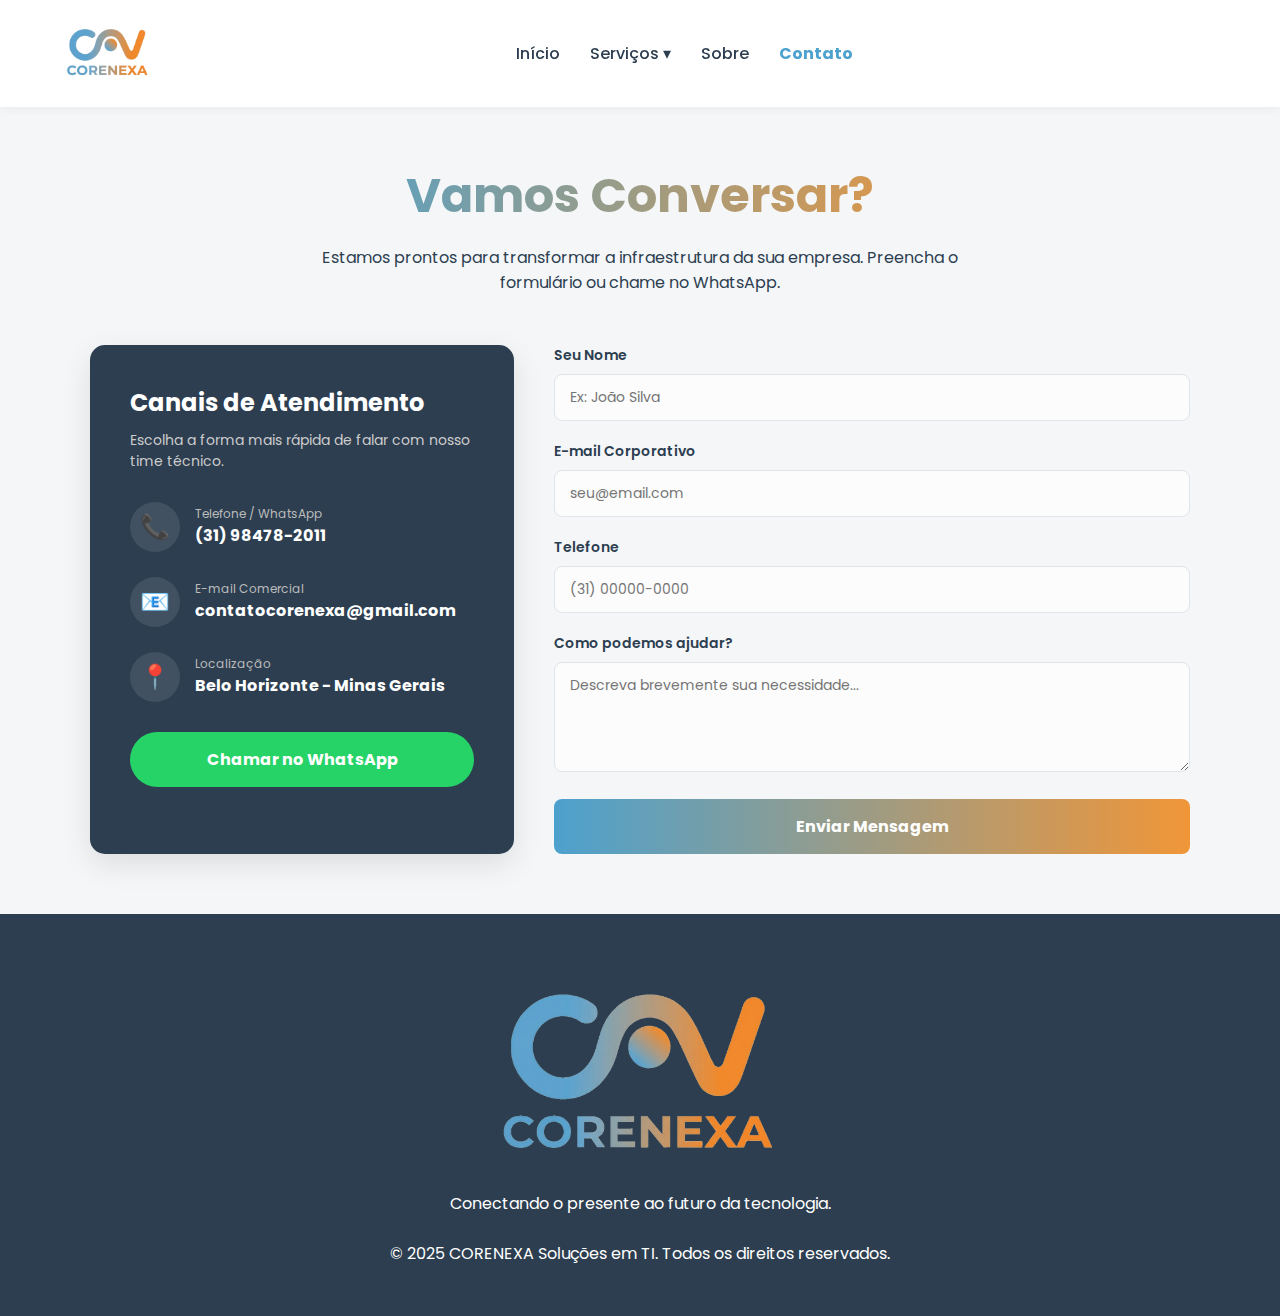
<file: Pages/pageContato.html>
<!DOCTYPE html>
<html lang="pt-br">
<head>
    <meta charset="UTF-8">
    <meta name="viewport" content="width=device-width, initial-scale=1.0">
    <link rel="icon" type="image/x-icon" href="../img/ico.png" />
    <title>Fale Conosco - CoreNexa</title>
    <link href="https://fonts.googleapis.com/css2?family=Poppins:wght@300;400;600;700&display=swap" rel="stylesheet">
    <link rel="stylesheet" href="../style.css">
	<script async src="https://www.googletagmanager.com/gtag/js?id=G-GBYZSDWBYW">
	</script>
	<script>
	  window.dataLayer = window.dataLayer || [];
	  function gtag(){dataLayer.push(arguments);}
	  gtag('js', new Date());

	  gtag('config', 'G-GBYZSDWBYW');
	</script>
</head>
<body>

    <header>
        <div class="logo">
            <a href="../index.html">
                <img src="../img/logo-corenexa.png" alt="CoreNexa Soluções em TI">
            </a>
        </div>

        <div class="mobile-menu-icon">
            <div class="bar"></div>
            <div class="bar"></div>
            <div class="bar"></div>
        </div>

        <nav>
            <ul class="nav-links">
                <li><a href="../index.html">Início</a></li>
				
                <li class="dropdown-item">
                    <a href="pageServicos.html" class="dropdown-link" font-weight:700;">Serviços ▾</a>
                    <ul class="dropdown-menu">
						<li><a href="gestao360.html">Gestão de TI 360º</a></li>
						<li><a href="suporteTI.html">Suporte de TI</a></li>
						<li><a href="servicosAvulsos.html">Serviços Avulsos</a></li>
                    </ul>
                </li>
				
                <li><a href="pageSobre.html">Sobre</a></li>
                <li><a href="pageContato.html" style="color:var(--azul); font-weight:700;">Contato</a></li>
            </ul>
        </nav>

        <!-- <a href="https://wa.me/5531984782011?text=Ol%C3%A1!%0AGostaria%20de%20fazer%20um%20or%C3%A7amento%20sobre%20os%20servi%C3%A7os%20de%20suporte%20de%20TI." target="_blank" class="btn-cta">Solicitar Orçamento</a> -->
    </header>

    <section class="contact-section">
        <div class="contact-header">
            <h1>Vamos <span>Conversar?</span></h1>
            <p>Estamos prontos para transformar a infraestrutura da sua empresa. Preencha o formulário ou chame no WhatsApp.</p>
        </div>

        <div class="contact-container">
            
            <div class="contact-info-card">
                <h3>Canais de Atendimento</h3>
                <p>Escolha a forma mais rápida de falar com nosso time técnico.</p>
                
                <div class="info-item">
                    <div class="icon">📞</div>
                    <div class="details">
                        <span>Telefone / WhatsApp</span>
                        <strong>(31) 98478-2011</strong>
                    </div>
                </div>

                <div class="info-item">
                    <div class="icon">📧</div>
                    <div class="details">
                        <span>E-mail Comercial</span>
                        <strong>contatocorenexa@gmail.com</strong>
                    </div>
                </div>

                <div class="info-item">
                    <div class="icon">📍</div>
                    <div class="details">
                        <span>Localização</span>
                        <strong>Belo Horizonte - Minas Gerais</strong>
                    </div>
                </div>

                <a href="https://wa.me/5531984782011" target="_blank" class="btn-whatsapp">
                    Chamar no WhatsApp
                </a>
            </div>

            <form id="my-form" action="https://formspree.io/f/xeoyrdeg" method="POST">
    
				<div class="form-group">
					<label for="nome">Seu Nome</label>
					<input type="text" id="nome" name="nome" placeholder="Ex: João Silva" required>
				</div>

				<div class="form-group">
					<label for="email">E-mail Corporativo</label>
					<input type="email" id="email" name="email" placeholder="seu@email.com" required>
				</div>

				<div class="form-group">
					<label for="telefone">Telefone</label>
					<input type="tel" id="telefone" name="telefone" placeholder="(31) 00000-0000">
				</div>

				<div class="form-group">
					<label for="mensagem">Como podemos ajudar?</label>
					<textarea id="mensagem" name="mensagem" rows="4" placeholder="Descreva brevemente sua necessidade..."></textarea>
				</div>

				<button type="submit" id="my-form-button" class="btn-submit">Enviar Mensagem</button>
    
				<p id="my-form-status"></p>
			</form>

        </div>
    </section>

    <footer>
        <img src="../img/logo-corenexa.png" alt="CoreNexa" class="footer-logo-img">
        <p>Conectando o presente ao futuro da tecnologia.</p>
        <br>
        <p>© 2025 CORENEXA Soluções em TI. Todos os direitos reservados.</p>
    </footer>

    <script src="../script.js"></script>
</body>
</html>
</file>
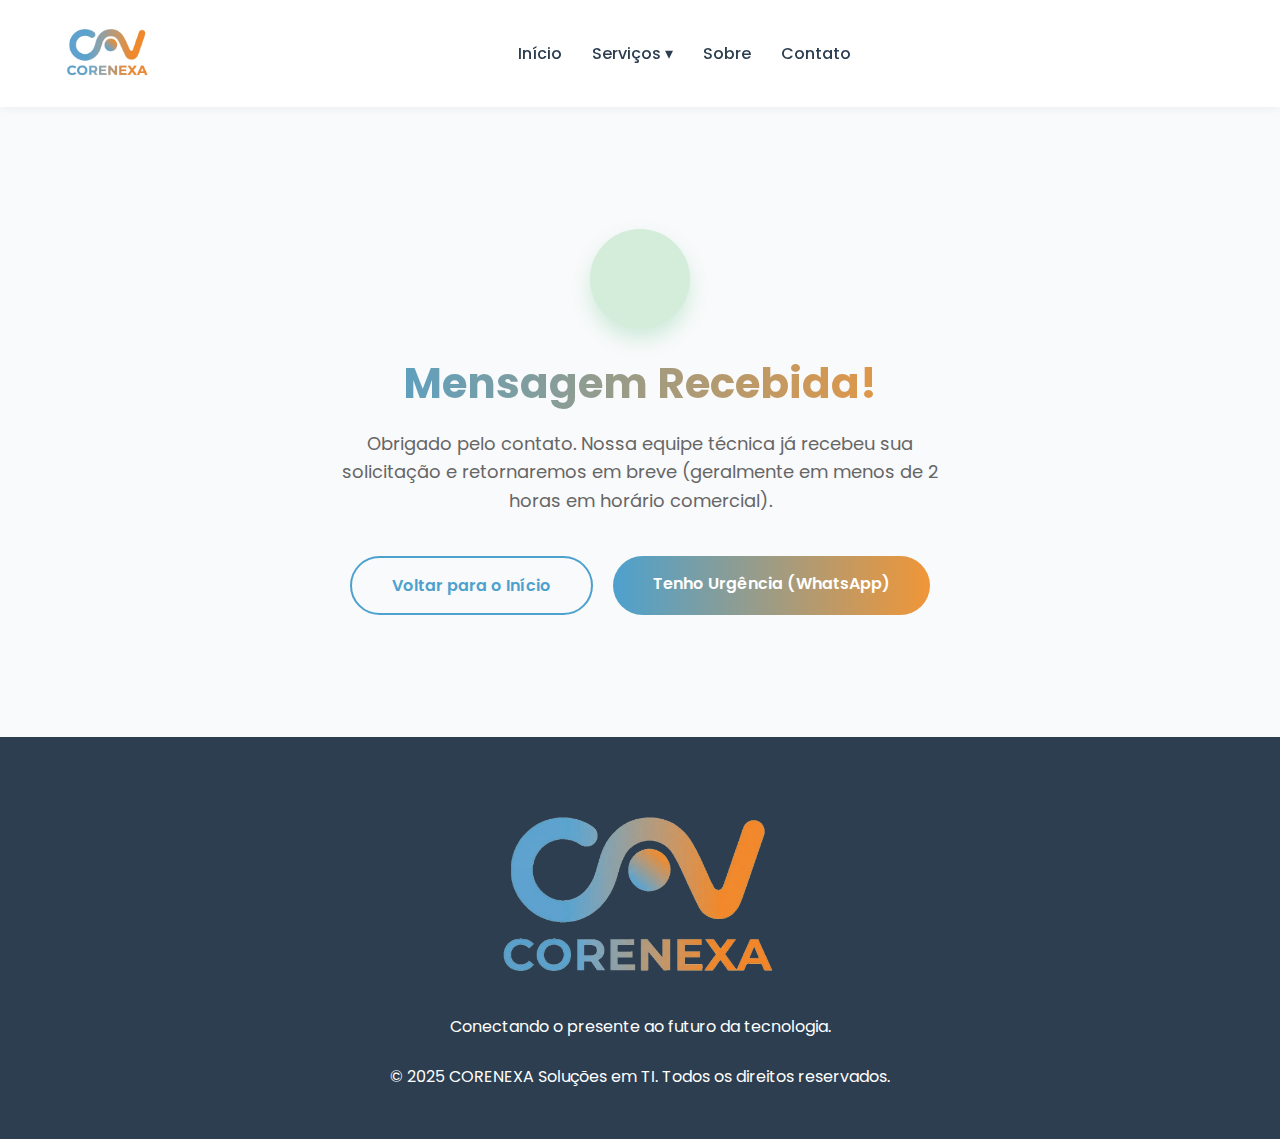
<file: Pages/pageObrigado.html>
<!DOCTYPE html>
<html lang="pt-br">
<head>
    <meta charset="UTF-8">
    <meta name="viewport" content="width=device-width, initial-scale=1.0">
    <link rel="icon" type="image/x-icon" href="../img/ico.png" />
    <title>Obrigado! - CoreNexa</title>
    <link href="https://fonts.googleapis.com/css2?family=Poppins:wght@300;400;600;700&display=swap" rel="stylesheet">
    <link rel="stylesheet" href="../style.css">
	<script async src="https://www.googletagmanager.com/gtag/js?id=G-GBYZSDWBYW">
	</script>
	<script>
	  window.dataLayer = window.dataLayer || [];
	  function gtag(){dataLayer.push(arguments);}
	  gtag('js', new Date());

	  gtag('config', 'G-GBYZSDWBYW');
	</script>
</head>
<body>

    <header>
        <div class="logo">
            <a href="../index.html">
                <img src="../img/logo-corenexa.png" alt="CoreNexa Soluções em TI">
            </a>
        </div>

        <div class="mobile-menu-icon">
            <div class="bar"></div>
            <div class="bar"></div>
            <div class="bar"></div>
        </div>

        <nav>
            <ul class="nav-links">
                <li><a href="../index.html">Início</a></li>
                
                <li class="dropdown-item">
                    <a href="pageServicos.html" class="dropdown-link">Serviços ▾</a>
                    <ul class="dropdown-menu">
						<li><a href="gestao360.html">Gestão de TI 360º</a></li>
						<li><a href="suporteTI.html">Suporte de TI</a></li>
						<li><a href="servicosAvulsos.html">Serviços Avulsos</a></li>
                    </ul>
                </li>
                
                <li><a href="pageSobre.html">Sobre</a></li>
                <li><a href="pageContato.html">Contato</a></li>
            </ul>
        </nav>
    </header>

    <section class="thank-you-section">
        <div class="container">
            <div class="success-icon-bg">
                <span class="checkmark">✓</span>
            </div>
            
            <h1>Mensagem Recebida!</h1>
            <p>Obrigado pelo contato. Nossa equipe técnica já recebeu sua solicitação e retornaremos em breve (geralmente em menos de 2 horas em horário comercial).</p>
            
            <div class="action-buttons">
                <a href="../index.html" class="btn-plan btn-outline">Voltar para o Início</a>
                
                <a href="https://wa.me/5531984782011" target="_blank" class="btn-plan btn-filled">
                    Tenho Urgência (WhatsApp)
                </a>
            </div>
        </div>
    </section>

    <footer>
        <img src="../img/logo-corenexa.png" alt="CoreNexa" class="footer-logo-img">
        <p>Conectando o presente ao futuro da tecnologia.</p>
        <br>
        <p>© 2025 CORENEXA Soluções em TI. Todos os direitos reservados.</p>
    </footer>

    <script src="../script.js"></script>
</body>
</html>
</file>
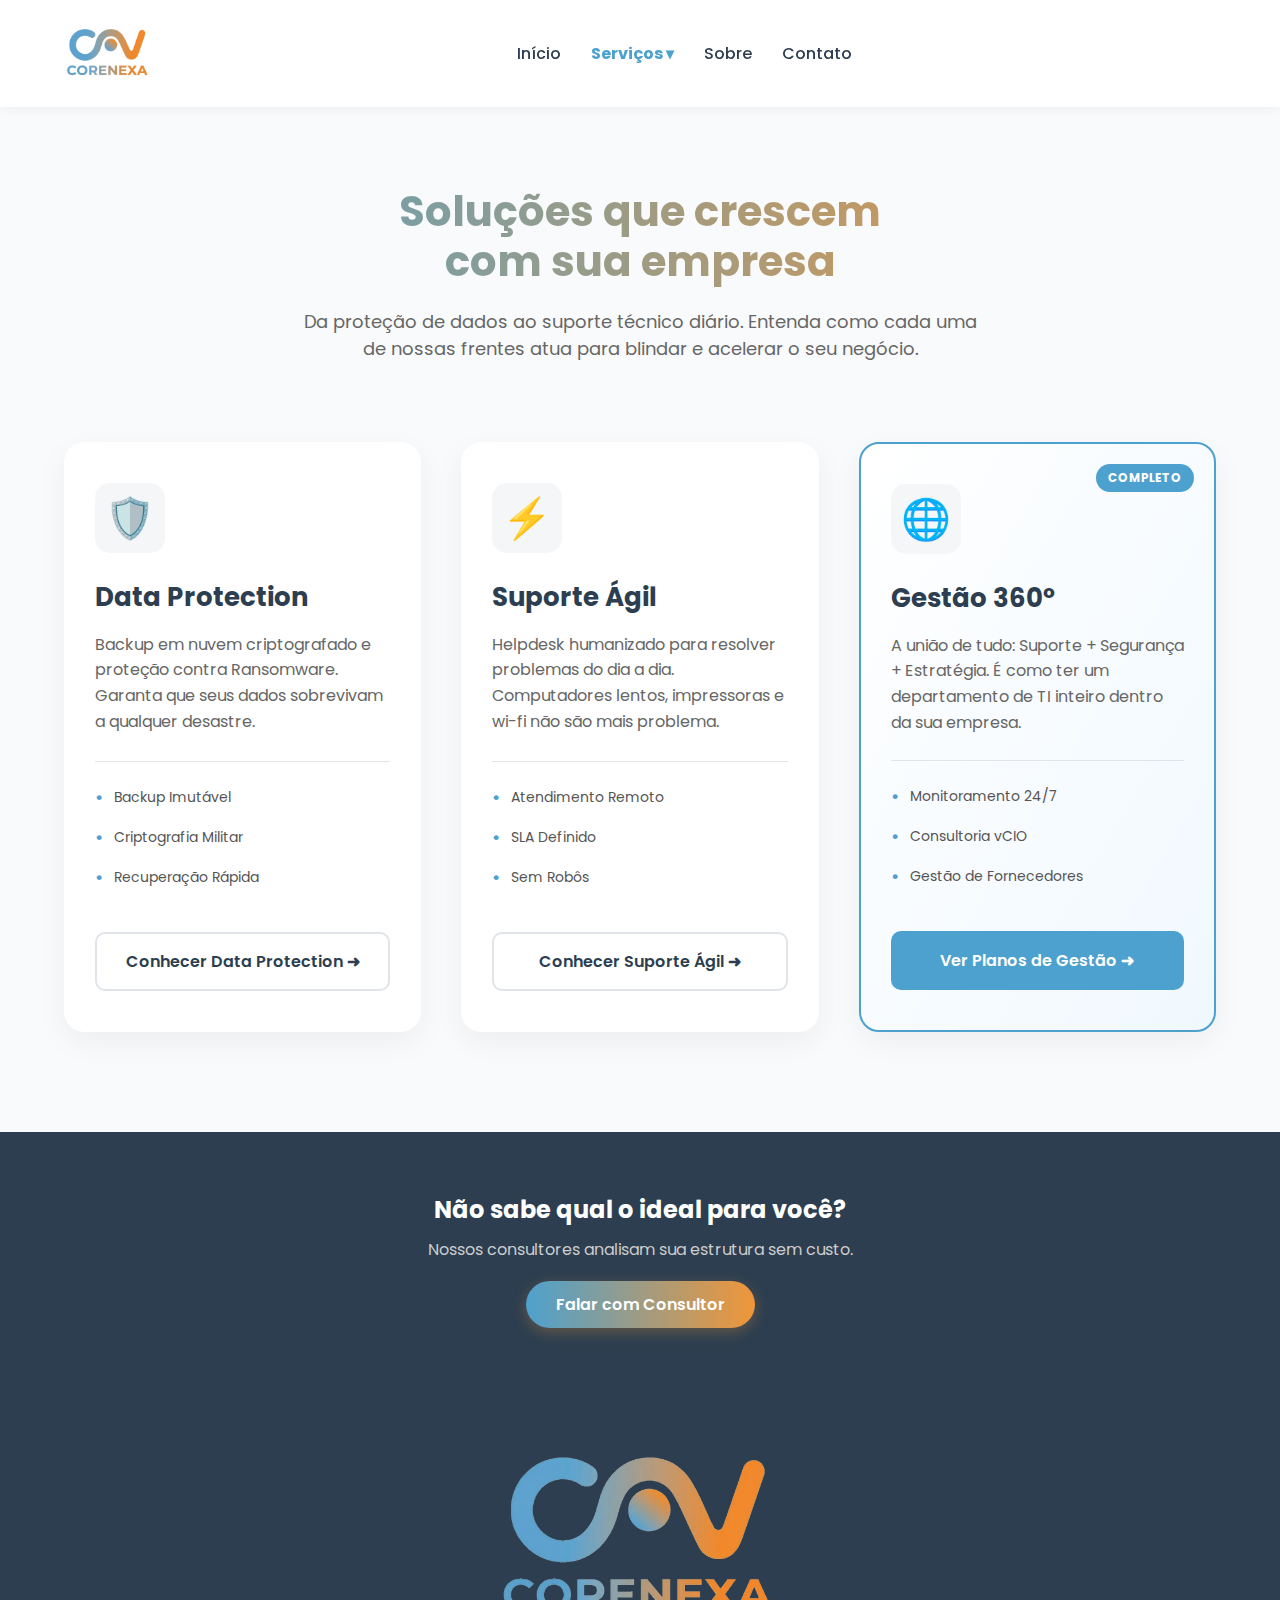
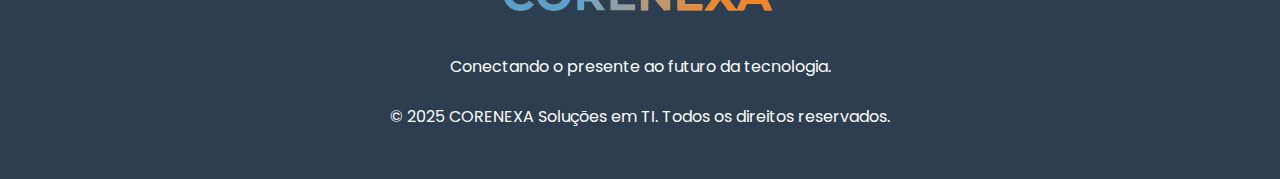
<file: Pages/pageServicos.html>
<!DOCTYPE html>
<html lang="pt-br">
<head>
    <meta charset="UTF-8">
    <meta name="viewport" content="width=device-width, initial-scale=1.0">
    <link rel="icon" type="image/x-icon" href="../img/ico.png" />
    <title>Nossas Soluções - CoreNexa</title>
    <link href="https://fonts.googleapis.com/css2?family=Poppins:wght@300;400;600;700&display=swap" rel="stylesheet">
    <link rel="stylesheet" href="../style.css">
	<script async src="https://www.googletagmanager.com/gtag/js?id=G-GBYZSDWBYW">
	</script>
	<script>
	  window.dataLayer = window.dataLayer || [];
	  function gtag(){dataLayer.push(arguments);}
	  gtag('js', new Date());

	  gtag('config', 'G-GBYZSDWBYW');
	</script>
</head>
<body>

    <header>
        <div class="logo">
            <a href="../index.html">
                <img src="../img/logo-corenexa.png" alt="CoreNexa Soluções em TI">
            </a>
        </div>

        <div class="mobile-menu-icon">
            <div class="bar"></div>
            <div class="bar"></div>
            <div class="bar"></div>
        </div>

        <nav>
            <ul class="nav-links">
                <li><a href="../index.html">Início</a></li>
                
                <li class="dropdown-item">
                    <a href="pageServicos.html" class="dropdown-link" style="color:var(--azul); font-weight:700;">Serviços ▾</a>
                    <ul class="dropdown-menu">
						<li><a href="gestao360.html">Gestão de TI 360º</a></li>
						<li><a href="suporteTI.html">Suporte de TI</a></li>
						<li><a href="servicosAvulsos.html">Serviços Avulsos</a></li>
                    </ul>
                </li>

                <li><a href="pageSobre.html">Sobre</a></li>
                <li><a href="pageContato.html">Contato</a></li>
            </ul>
        </nav>

        <!-- <a href="pageContato.html" class="btn-cta">Solicitar Orçamento</a> -->
    </header>

    <section class="services-hero">
        <div class="container-text">
            <h1>Soluções que crescem <br><span>com sua empresa</span></h1>
            <p>Da proteção de dados ao suporte técnico diário. Entenda como cada uma de nossas frentes atua para blindar e acelerar o seu negócio.</p>
        </div>
    </section>

    <section class="services-hub">
        <div class="hub-grid">
            
            <div class="hub-card">
                <div class="hub-icon-bg">🛡️</div>
                <h3>Data Protection</h3>
                <p class="hub-desc">Backup em nuvem criptografado e proteção contra Ransomware. Garanta que seus dados sobrevivam a qualquer desastre.</p>
                <ul class="hub-list">
                    <li>Backup Imutável</li>
                    <li>Criptografia Militar</li>
                    <li>Recuperação Rápida</li>
                </ul>
                <a href="dataProtection.html" class="btn-hub">Conhecer Data Protection ➜</a>
            </div>

            <div class="hub-card">
                <div class="hub-icon-bg">⚡</div>
                <h3>Suporte Ágil</h3>
                <p class="hub-desc">Helpdesk humanizado para resolver problemas do dia a dia. Computadores lentos, impressoras e wi-fi não são mais problema.</p>
                <ul class="hub-list">
                    <li>Atendimento Remoto</li>
                    <li>SLA Definido</li>
                    <li>Sem Robôs</li>
                </ul>
                <a href="suporteAgil.html" class="btn-hub">Conhecer Suporte Ágil ➜</a>
            </div>

            <div class="hub-card destaque">
                <div class="tag-hub">Completo</div>
                <div class="hub-icon-bg">🌐</div>
                <h3>Gestão 360º</h3>
                <p class="hub-desc">A união de tudo: Suporte + Segurança + Estratégia. É como ter um departamento de TI inteiro dentro da sua empresa.</p>
                <ul class="hub-list">
                    <li>Monitoramento 24/7</li>
                    <li>Consultoria vCIO</li>
                    <li>Gestão de Fornecedores</li>
                </ul>
                <a href="gestao360.html" class="btn-hub btn-hub-filled">Ver Planos de Gestão ➜</a>
            </div>

        </div>
    </section>

    <section class="cta-banner">
        <h2>Não sabe qual o ideal para você?</h2>
        <p>Nossos consultores analisam sua estrutura sem custo.</p>
        <a href="pageContato.html" class="btn-cta">Falar com Consultor</a>
    </section>

    <footer>
        <img src="../img/logo-corenexa.png" alt="CoreNexa" class="footer-logo-img">
        <p>Conectando o presente ao futuro da tecnologia.</p>
        <br>
        <p>© 2025 CORENEXA Soluções em TI. Todos os direitos reservados.</p>
    </footer>

    <script src="../script.js"></script>
</body>
</html>
</file>
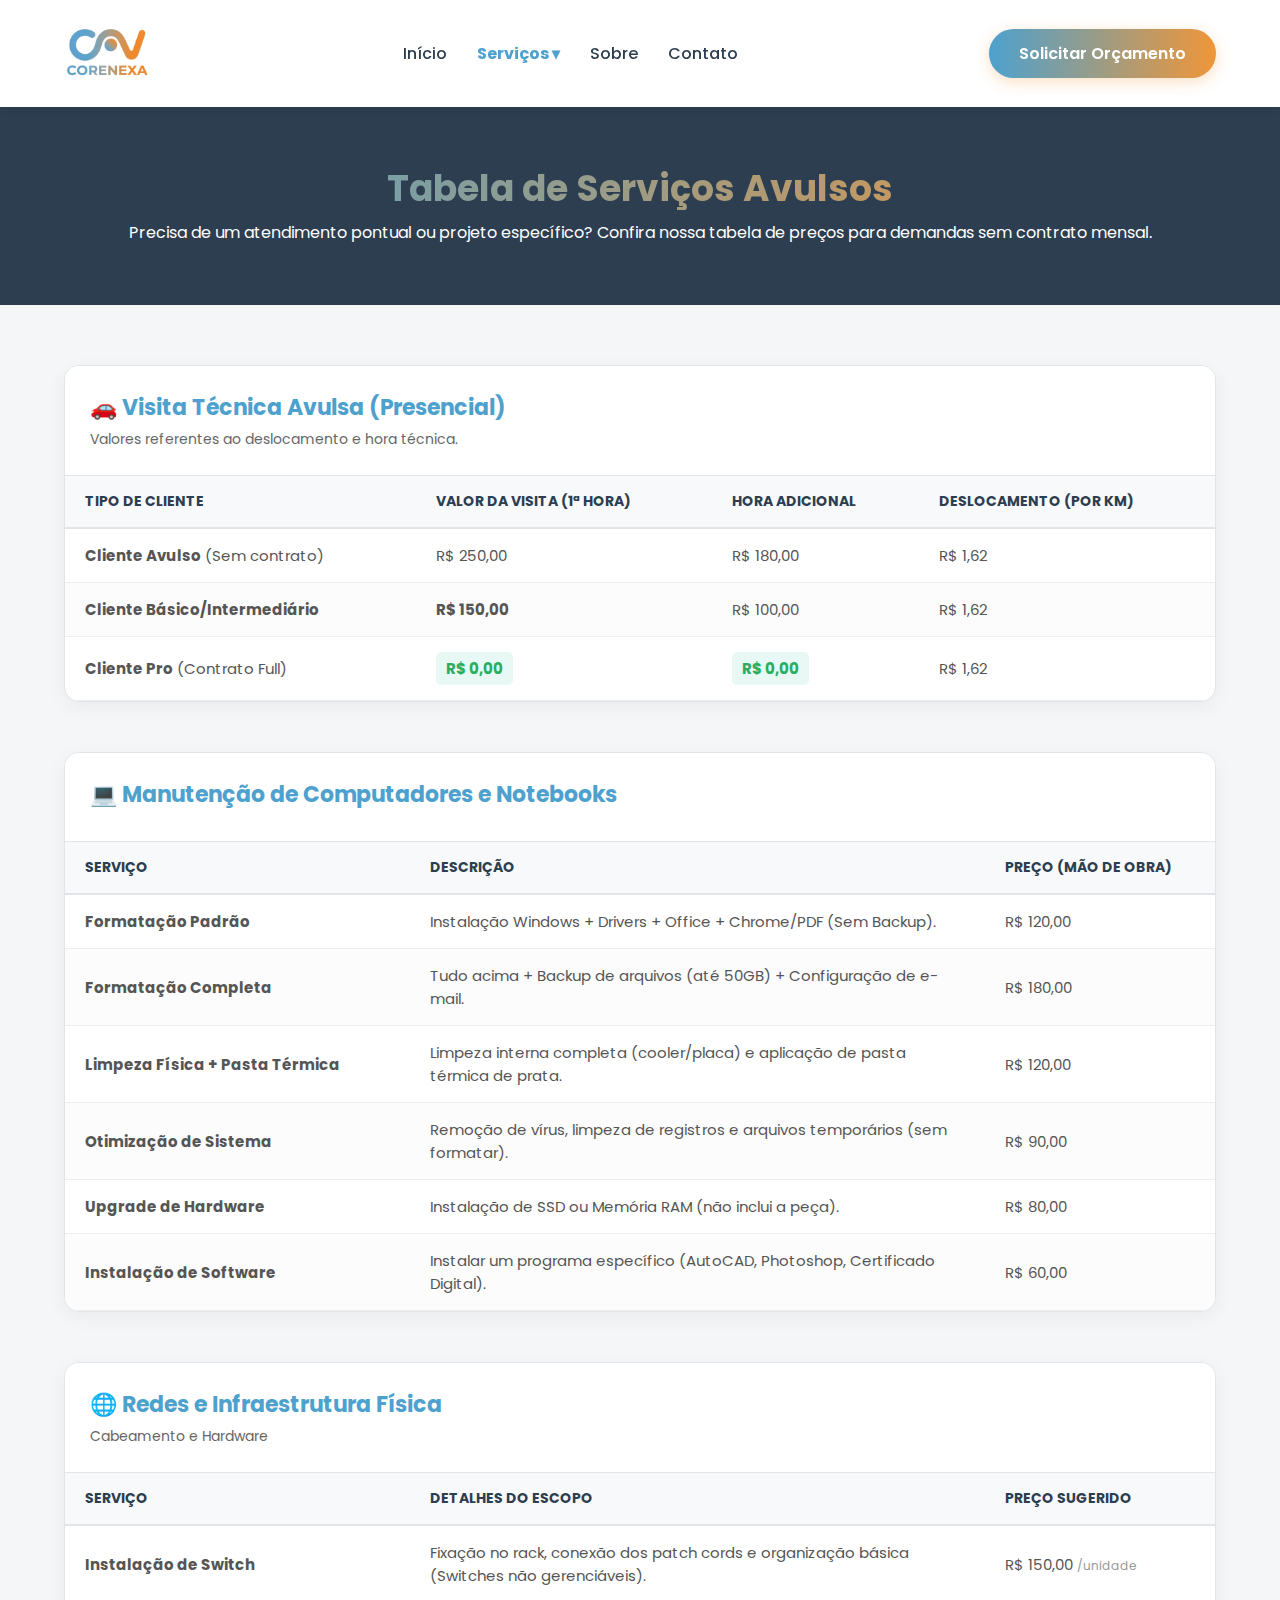
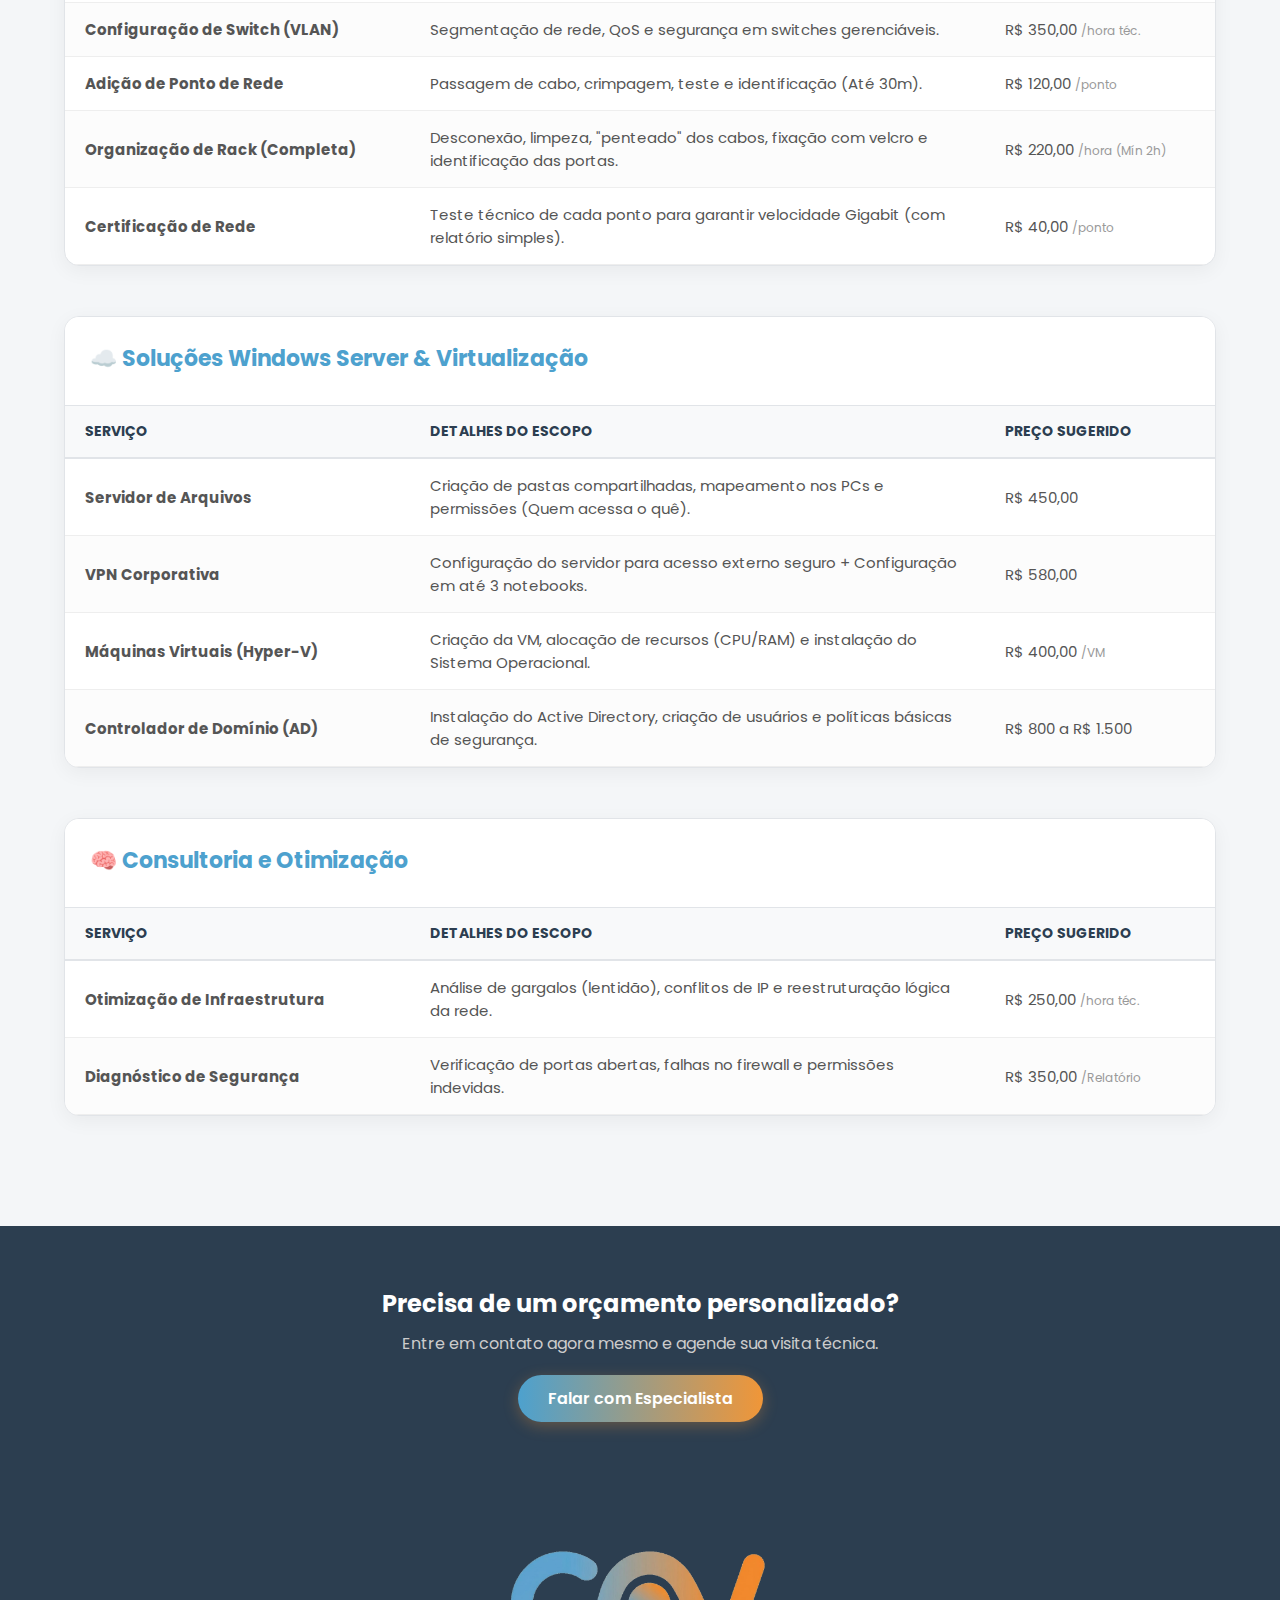
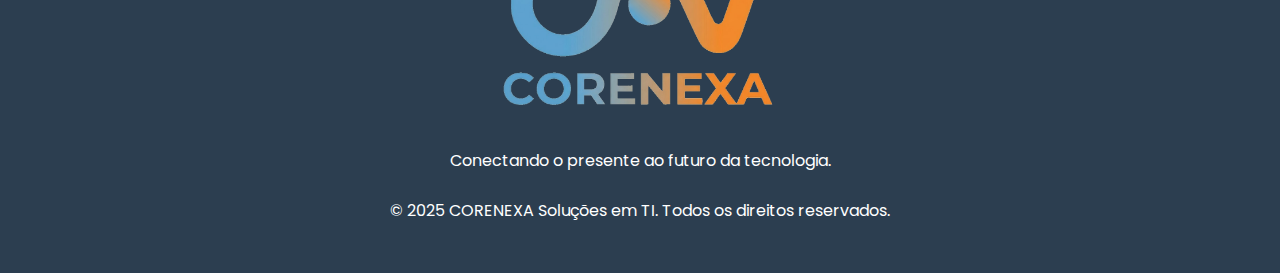
<file: Pages/servicosAvulsos.html>
<!DOCTYPE html>
<html lang="pt-br">
<head>
    <meta charset="UTF-8">
    <meta name="viewport" content="width=device-width, initial-scale=1.0">
    <link rel="icon" type="image/x-icon" href="../img/ico.png" />
    <title>Tabela de Preços Avulsos - CoreNexa</title>
    <link href="https://fonts.googleapis.com/css2?family=Poppins:wght@300;400;600;700&display=swap" rel="stylesheet">
    <link rel="stylesheet" href="../style.css">
	<script async src="https://www.googletagmanager.com/gtag/js?id=G-GBYZSDWBYW">
	</script>
	<script>
	  window.dataLayer = window.dataLayer || [];
	  function gtag(){dataLayer.push(arguments);}
	  gtag('js', new Date());

	  gtag('config', 'G-GBYZSDWBYW');
	</script>
</head>
<body>

    <header>
        <div class="logo">
            <a href="../index.html">
                <img src="../img/logo-corenexa.png" alt="CoreNexa Soluções em TI">
            </a>
        </div>

        <div class="mobile-menu-icon">
            <div class="bar"></div>
            <div class="bar"></div>
            <div class="bar"></div>
        </div>

        <nav>
            <ul class="nav-links">
                <li><a href="../index.html">Início</a></li>
                <li class="dropdown-item">
                    <a href="pageServicos.html" class="dropdown-link" style="color:var(--azul); font-weight:700;">Serviços ▾</a>
                    <ul class="dropdown-menu">
						<li><a href="gestao360.html">Gestão de TI 360º</a></li>
						<li><a href="suporteTI.html">Suporte de TI</a></li>
						<li><a href="servicosAvulsos.html">Serviços Avulsos</a></li>
                    </ul>
                </li>
                <li><a href="pageSobre.html">Sobre</a></li>
                <li><a href="pageContato.html">Contato</a></li>
            </ul>
        </nav>

        <a href="pageContato.html?plano=ServicoAvulso" class="btn-cta">Solicitar Orçamento</a>
    </header>

    <section class="avulso-hero">
        <div class="container">
            <h1>Tabela de Serviços <span>Avulsos</span></h1>
            <p>Precisa de um atendimento pontual ou projeto específico? Confira nossa tabela de preços para demandas sem contrato mensal.</p>
        </div>
    </section>

    <section class="tables-section">
        <div class="container">

            <div class="table-block">
                <div class="table-header-title">
                    <h3>🚗 Visita Técnica Avulsa (Presencial)</h3>
                    <p>Valores referentes ao deslocamento e hora técnica.</p>
                </div>
                <div class="table-responsive">
                    <table class="prices-table">
                        <thead>
                            <tr>
                                <th>Tipo de Cliente</th>
                                <th>Valor da Visita (1ª Hora)</th>
                                <th>Hora Adicional</th>
                                <th>Deslocamento (por KM)</th>
                            </tr>
                        </thead>
                        <tbody>
                            <tr>
                                <td><strong>Cliente Avulso</strong> (Sem contrato)</td>
                                <td>R$ 250,00</td>
                                <td>R$ 180,00</td>
                                <td>R$ 1,62</td>
                            </tr>
                            <tr>
                                <td><strong>Cliente Básico/Intermediário</strong></td>
                                <td class="highlight-price">R$ 150,00</td>
                                <td>R$ 100,00</td>
                                <td>R$ 1,62</td>
                            </tr>
                            <tr>
								<td><strong>Cliente Pro</strong> (Contrato Full)</td>
								<td><span class="free-price">R$ 0,00</span></td>
								<td><span class="free-price">R$ 0,00</span></td>
								<td>R$ 1,62</td>
							</tr>
                        </tbody>
                    </table>
                </div>
            </div>

            <div class="table-block">
                <div class="table-header-title">
                    <h3>💻 Manutenção de Computadores e Notebooks</h3>
                </div>
                <div class="table-responsive">
                    <table class="prices-table">
                        <thead>
                            <tr>
                                <th style="width: 30%;">Serviço</th>
                                <th>Descrição</th>
                                <th style="width: 20%;">Preço (Mão de Obra)</th>
                            </tr>
                        </thead>
                        <tbody>
                            <tr>
                                <td><strong>Formatação Padrão</strong></td>
                                <td>Instalação Windows + Drivers + Office + Chrome/PDF (Sem Backup).</td>
                                <td>R$ 120,00</td>
                            </tr>
                            <tr>
                                <td><strong>Formatação Completa</strong></td>
                                <td>Tudo acima + Backup de arquivos (até 50GB) + Configuração de e-mail.</td>
                                <td>R$ 180,00</td>
                            </tr>
                            <tr>
                                <td><strong>Limpeza Física + Pasta Térmica</strong></td>
                                <td>Limpeza interna completa (cooler/placa) e aplicação de pasta térmica de prata.</td>
                                <td>R$ 120,00</td>
                            </tr>
                            <tr>
                                <td><strong>Otimização de Sistema</strong></td>
                                <td>Remoção de vírus, limpeza de registros e arquivos temporários (sem formatar).</td>
                                <td>R$ 90,00</td>
                            </tr>
                            <tr>
                                <td><strong>Upgrade de Hardware</strong></td>
                                <td>Instalação de SSD ou Memória RAM (não inclui a peça).</td>
                                <td>R$ 80,00</td>
                            </tr>
                            <tr>
                                <td><strong>Instalação de Software</strong></td>
                                <td>Instalar um programa específico (AutoCAD, Photoshop, Certificado Digital).</td>
                                <td>R$ 60,00</td>
                            </tr>
                        </tbody>
                    </table>
                </div>
            </div>

            <div class="table-block">
                <div class="table-header-title">
                    <h3>🌐 Redes e Infraestrutura Física</h3>
                    <p>Cabeamento e Hardware</p>
                </div>
                <div class="table-responsive">
                    <table class="prices-table">
                        <thead>
                            <tr>
                                <th style="width: 30%;">Serviço</th>
                                <th>Detalhes do Escopo</th>
                                <th style="width: 20%;">Preço Sugerido</th>
                            </tr>
                        </thead>
                        <tbody>
                            <tr>
                                <td><strong>Instalação de Switch</strong></td>
                                <td>Fixação no rack, conexão dos patch cords e organização básica (Switches não gerenciáveis).</td>
                                <td>R$ 150,00 <small>/unidade</small></td>
                            </tr>
                            <tr>
                                <td><strong>Configuração de Switch (VLAN)</strong></td>
                                <td>Segmentação de rede, QoS e segurança em switches gerenciáveis.</td>
                                <td>R$ 350,00 <small>/hora téc.</small></td>
                            </tr>
                            <tr>
                                <td><strong>Adição de Ponto de Rede</strong></td>
                                <td>Passagem de cabo, crimpagem, teste e identificação (Até 30m).</td>
                                <td>R$ 120,00 <small>/ponto</small></td>
                            </tr>
                            <tr>
                                <td><strong>Organização de Rack (Completa)</strong></td>
                                <td>Desconexão, limpeza, "penteado" dos cabos, fixação com velcro e identificação das portas.</td>
                                <td>R$ 220,00 <small>/hora (Mín 2h)</small></td>
                            </tr>
                            <tr>
                                <td><strong>Certificação de Rede</strong></td>
                                <td>Teste técnico de cada ponto para garantir velocidade Gigabit (com relatório simples).</td>
                                <td>R$ 40,00 <small>/ponto</small></td>
                            </tr>
                        </tbody>
                    </table>
                </div>
            </div>

            <div class="table-block">
                <div class="table-header-title">
                    <h3>☁️ Soluções Windows Server & Virtualização</h3>
                </div>
                <div class="table-responsive">
                    <table class="prices-table">
                        <thead>
                            <tr>
                                <th style="width: 30%;">Serviço</th>
                                <th>Detalhes do Escopo</th>
                                <th style="width: 20%;">Preço Sugerido</th>
                            </tr>
                        </thead>
                        <tbody>
                            <tr>
                                <td><strong>Servidor de Arquivos</strong></td>
                                <td>Criação de pastas compartilhadas, mapeamento nos PCs e permissões (Quem acessa o quê).</td>
                                <td>R$ 450,00</td>
                            </tr>
                            <tr>
                                <td><strong>VPN Corporativa</strong></td>
                                <td>Configuração do servidor para acesso externo seguro + Configuração em até 3 notebooks.</td>
                                <td>R$ 580,00</td>
                            </tr>
                            <tr>
                                <td><strong>Máquinas Virtuais (Hyper-V)</strong></td>
                                <td>Criação da VM, alocação de recursos (CPU/RAM) e instalação do Sistema Operacional.</td>
                                <td>R$ 400,00 <small>/VM</small></td>
                            </tr>
                            <tr>
                                <td><strong>Controlador de Domínio (AD)</strong></td>
                                <td>Instalação do Active Directory, criação de usuários e políticas básicas de segurança.</td>
                                <td>R$ 800 a R$ 1.500</td>
                            </tr>
                        </tbody>
                    </table>
                </div>
            </div>

            <div class="table-block">
                <div class="table-header-title">
                    <h3>🧠 Consultoria e Otimização</h3>
                </div>
                <div class="table-responsive">
                    <table class="prices-table">
                        <thead>
                            <tr>
                                <th style="width: 30%;">Serviço</th>
                                <th>Detalhes do Escopo</th>
                                <th style="width: 20%;">Preço Sugerido</th>
                            </tr>
                        </thead>
                        <tbody>
                            <tr>
                                <td><strong>Otimização de Infraestrutura</strong></td>
                                <td>Análise de gargalos (lentidão), conflitos de IP e reestruturação lógica da rede.</td>
                                <td>R$ 250,00 <small>/hora téc.</small></td>
                            </tr>
                            <tr>
                                <td><strong>Diagnóstico de Segurança</strong></td>
                                <td>Verificação de portas abertas, falhas no firewall e permissões indevidas.</td>
                                <td>R$ 350,00 <small>/Relatório</small></td>
                            </tr>
                        </tbody>
                    </table>
                </div>
            </div>

        </div>
    </section>

    <section class="cta-banner">
        <h2>Precisa de um orçamento personalizado?</h2>
        <p>Entre em contato agora mesmo e agende sua visita técnica.</p>
        <a href="pageContato.html?plano=ServicoAvulso" class="btn-cta">Falar com Especialista</a>
    </section>

    <footer>
        <img src="../img/logo-corenexa.png" alt="CoreNexa" class="footer-logo-img">
        <p>Conectando o presente ao futuro da tecnologia.</p>
        <br>
        <p>© 2025 CORENEXA Soluções em TI. Todos os direitos reservados.</p>
    </footer>

    <script src="../script.js"></script>
</body>
</html>
</file>
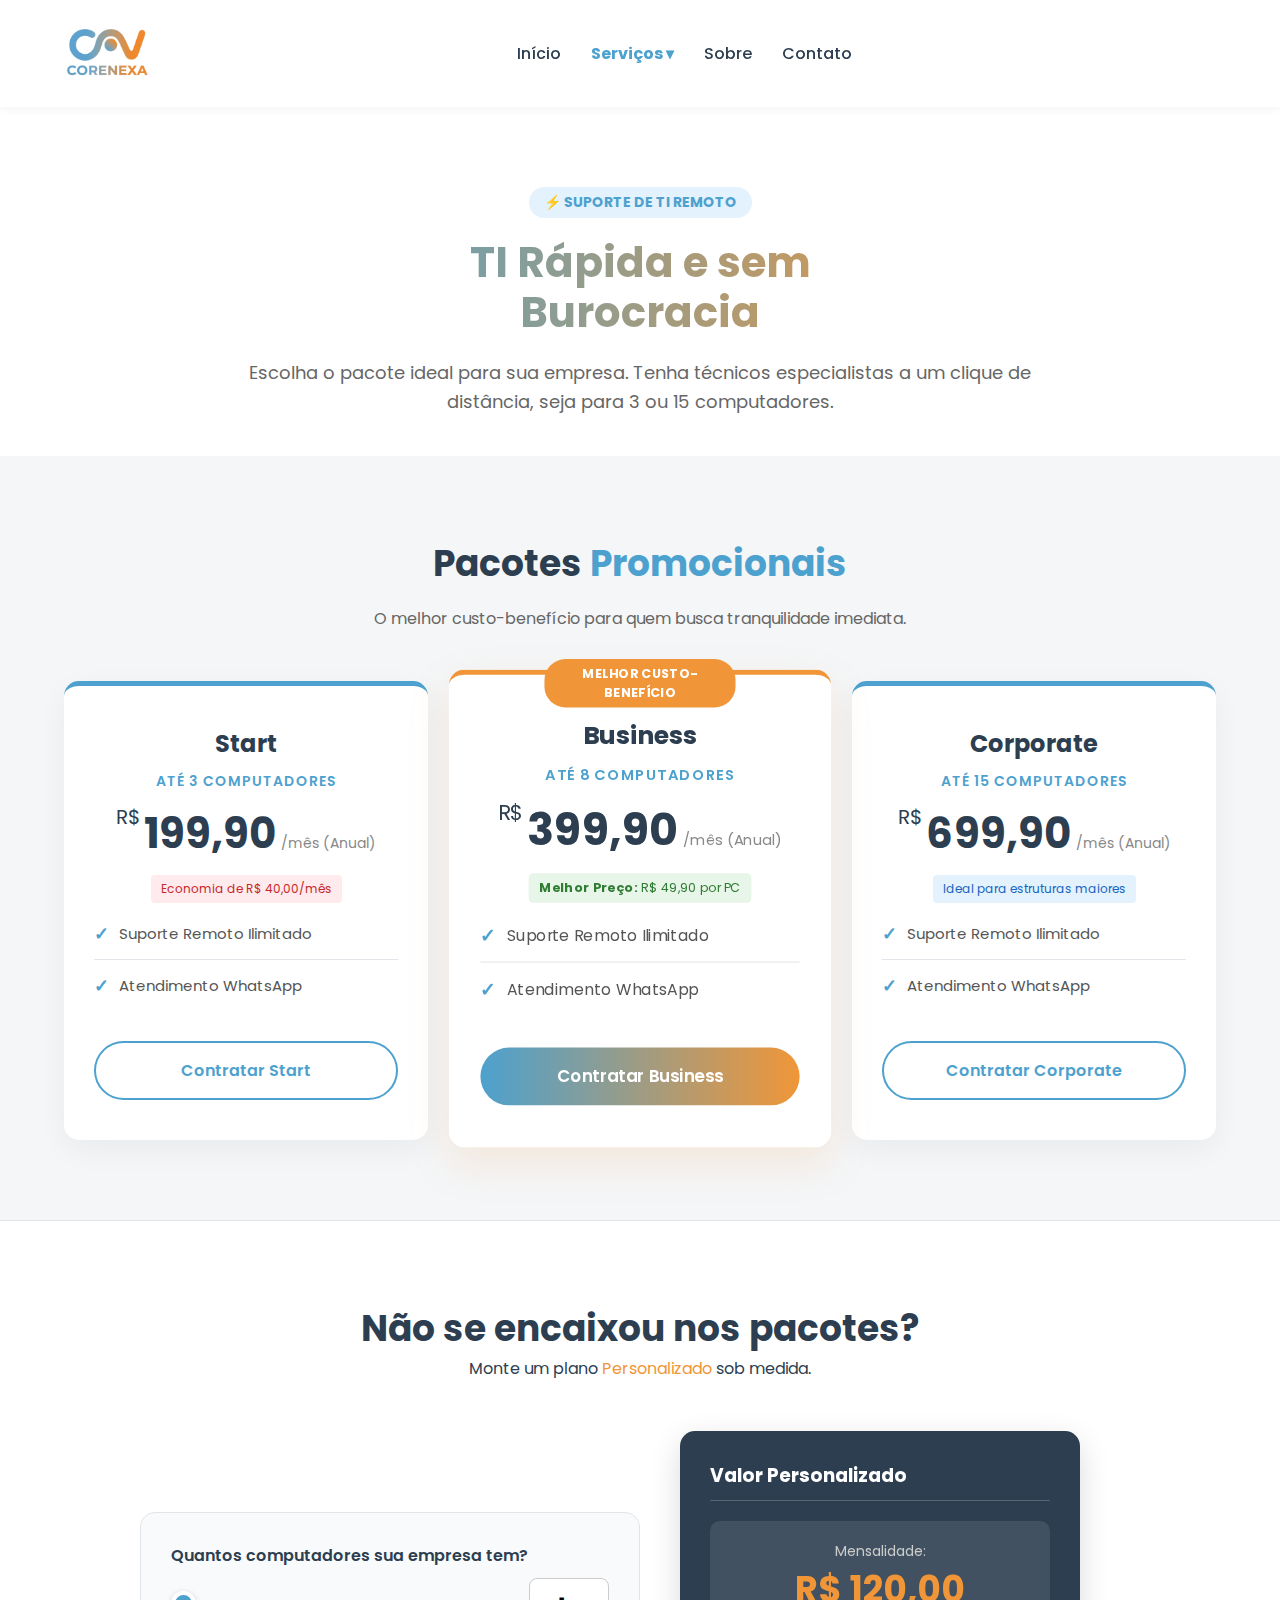
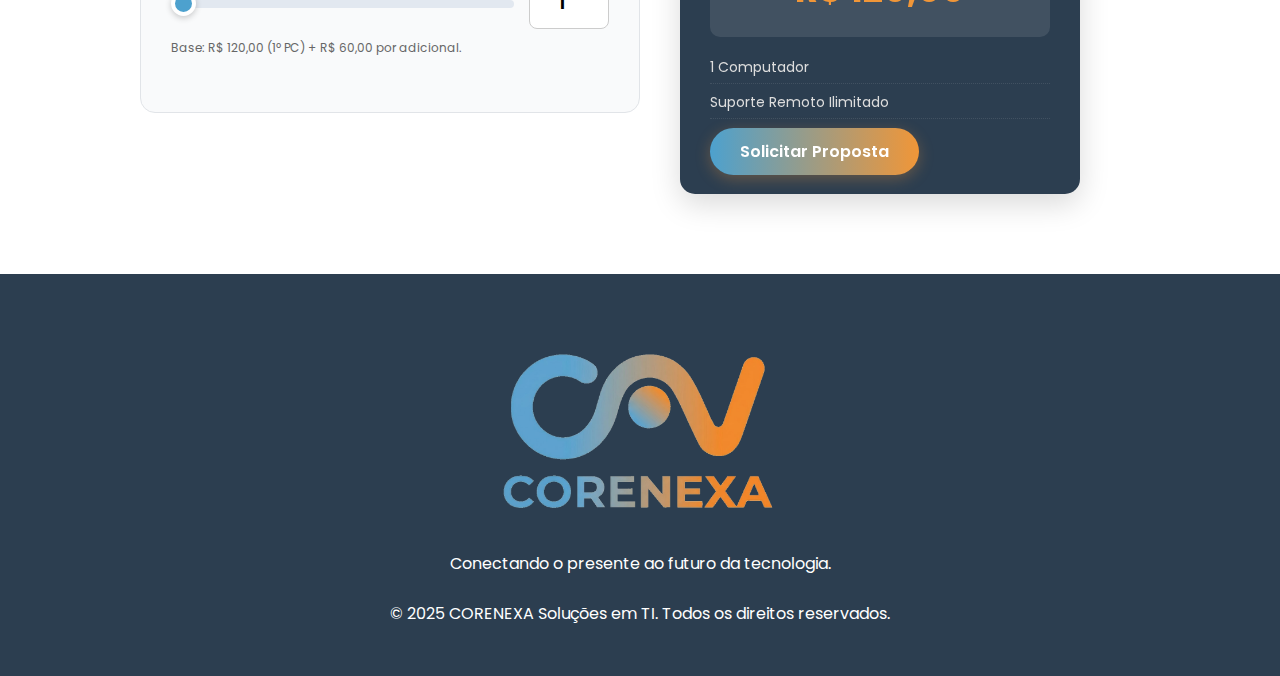
<file: Pages/suporteTI.html>
<!DOCTYPE html>
<html lang="pt-br">
<head>
    <meta charset="UTF-8">
    <meta name="viewport" content="width=device-width, initial-scale=1.0">
    <link rel="icon" type="image/x-icon" href="../img/ico.png" />
    <title>Planos de Suporte TI - CoreNexa</title>
    <link href="https://fonts.googleapis.com/css2?family=Poppins:wght@300;400;600;700&display=swap" rel="stylesheet">
    <link rel="stylesheet" href="../style.css">

    <script async src="https://www.googletagmanager.com/gtag/js?id=G-GBYZSDWBYW"></script>
    <script>
      window.dataLayer = window.dataLayer || [];
      function gtag(){dataLayer.push(arguments);}
      gtag('js', new Date());
      gtag('config', 'G-GBYZSDWBYW');
    </script>
</head>
<body>
    
    <header>
        <div class="logo">
            <a href="../index.html">
                <img src="../img/logo-corenexa.png" alt="CoreNexa Soluções em TI">
            </a>
        </div>

        <div class="mobile-menu-icon">
            <div class="bar"></div>
            <div class="bar"></div>
            <div class="bar"></div>
        </div>

        <nav>
            <ul class="nav-links">
                <li><a href="../index.html">Início</a></li>
                <li class="dropdown-item">
                    <a href="pageServicos.html" class="dropdown-link" style="color:var(--azul); font-weight:700;">Serviços ▾</a>
                    <ul class="dropdown-menu">
						<li><a href="gestao360.html">Gestão de TI 360º</a></li>
						<li><a href="suporteTI.html">Suporte de TI</a></li>
						<li><a href="servicosAvulsos.html">Serviços Avulsos</a></li>
                    </ul>
                </li>
                <li><a href="pageSobre.html">Sobre</a></li>
                <li><a href="pageContato.html">Contato</a></li>
            </ul>
        </nav>
    </header>
    
    <section class="intro-gestao">
        <div class="container-intro">
            <span class="tag-destaque">⚡ Suporte de TI Remoto</span>
            <h1>TI Rápida e sem <br><span>Burocracia</span></h1>
            <p>Escolha o pacote ideal para sua empresa. Tenha técnicos especialistas a um clique de distância, seja para 3 ou 15 computadores.</p>
        </div>
    </section>

    <section class="pricing-section">
        <div class="section-header">
            <h2>Pacotes <span>Promocionais</span></h2>
            <p>O melhor custo-benefício para quem busca tranquilidade imediata.</p>
        </div>

        <div class="pricing-grid">
            
            <div class="plan-card">
                <h3 class="plan-name">Start</h3>
                <p class="plan-limit">Até 3 Computadores</p>
                
                <div class="price-box">
                    <span class="currency">R$</span>
                    <span class="value">199,90</span>
                    <span class="period">/mês (Anual)</span>
                </div>
                <p class="contract-info" style="background:#ffebee; color:#c62828;">Economia de R$ 40,00/mês</p>
                
                <ul class="features-list">
                    <li>Suporte Remoto Ilimitado</li>
                    <li>Atendimento WhatsApp</li>
                </ul>

                <a href="pageContato.html?plano=SuporteStart" class="btn-plan btn-outline">Contratar Start</a>
            </div>

            <div class="plan-card popular">
                <div class="popular-tag">Melhor Custo-benefício</div>
                <h3 class="plan-name">Business</h3>
                <p class="plan-limit">Até 8 Computadores</p>

                <div class="price-box">
                    <span class="currency">R$</span>
                    <span class="value">399,90</span>
                    <span class="period">/mês (Anual)</span>
                </div>
                <p class="contract-info" style="background:#e8f5e9; color:#2e7d32;"><strong>Melhor Preço:</strong> R$ 49,90 por PC</p>
                
                <ul class="features-list">
                    <li>Suporte Remoto Ilimitado</li>
                    <li>Atendimento WhatsApp</li>
                </ul>

                <a href="pageContato.html?plano=SuporteBusiness" class="btn-plan btn-filled">Contratar Business</a>
            </div>

            <div class="plan-card">
                <h3 class="plan-name">Corporate</h3>
                <p class="plan-limit">Até 15 Computadores</p>

                <div class="price-box">
                    <span class="currency">R$</span>
                    <span class="value">699,90</span>
                    <span class="period">/mês (Anual)</span>
                </div>
                <p class="contract-info" style="background:#e3f2fd; color:#1565c0;">Ideal para estruturas maiores</p>
                
                <ul class="features-list">
                    <li>Suporte Remoto Ilimitado</li>
                    <li>Atendimento WhatsApp</li>
                </ul>

                <a href="pageContato.html?plano=SuporteCorporate" class="btn-plan btn-outline">Contratar Corporate</a>
            </div>

        </div>
    </section>

    <section class="custom-plan" id="personalizado">
        <div class="container">
            <div class="custom-header">
                <h2>Não se encaixou nos pacotes?</h2>
                <p>Monte um plano <span>Personalizado</span> sob medida.</p>
            </div>

            <div class="calculator-wrapper" style="align-items: center;">
                <div class="calc-form" style="max-width: 500px; width:100%;">
                    
                    <div class="calc-group">
                        <label>Quantos computadores sua empresa tem?</label>
                        <div style="display: flex; gap: 15px; align-items: center;">
                            <input type="range" id="rangeDevices" min="1" max="50" value="1" oninput="atualizarInput(this.value)" style="flex:1;">
                            <input type="number" id="numDevices" value="1" min="1" max="100" oninput="atualizarRange(this.value)" style="width: 80px; text-align: center; font-weight: bold;">
                        </div>
                        <small style="color: #666; display: block; margin-top: 10px;">
                            Base: R$ 120,00 (1º PC) + R$ 60,00 por adicional.
                        </small>
                    </div>

                </div>

                <div class="calc-result" style="width: 100%; max-width: 400px;">
                    <h3>Valor Personalizado</h3>
                    <div class="total-price">
                        <small>Mensalidade:</small>
                        R$ <span id="totalCustom">120,00</span>
                    </div>
                    
                    <ul class="summary-list">
                        <li id="resumoQtd">1 Computador</li>
                        <li>Suporte Remoto Ilimitado</li>
                    </ul>

                    <a href="pageContato.html?plano=SuportePersonalizado" class="btn-cta">Solicitar Proposta</a>
                </div>
            </div>
        </div>
    </section>

    <footer>
        <img src="../img/logo-corenexa.png" alt="CoreNexa" class="footer-logo-img">
        <p>Conectando o presente ao futuro da tecnologia.</p>
        <br>
        <p>© 2025 CORENEXA Soluções em TI. Todos os direitos reservados.</p>
    </footer>

    <script src="../script.js"></script>

    <script>
        // Sincroniza o Slider com o Input de Número
        function atualizarInput(val) {
            document.getElementById('numDevices').value = val;
            calcularPersonalizado();
        }

        function atualizarRange(val) {
            document.getElementById('rangeDevices').value = val;
            calcularPersonalizado();
        }

        function calcularPersonalizado() {
            let qtd = parseInt(document.getElementById('numDevices').value);
            
            // Proteção contra números inválidos
            if (!qtd || qtd < 1) {
                qtd = 1;
                document.getElementById('numDevices').value = 1;
            }

            // LÓGICA DO PREÇO:
            // 1º Computador = 120
            // Restante = 60 cada
            let total = 0;

            if (qtd === 1) {
                total = 120;
            } else {
                total = 120 + ((qtd - 1) * 60);
            }

            // Atualiza o HTML
            document.getElementById('totalCustom').innerText = total.toLocaleString('pt-BR', {minimumFractionDigits: 2, maximumFractionDigits: 2});
            
            // Atualiza texto do resumo
            document.getElementById('resumoQtd').innerText = qtd + (qtd === 1 ? ' Computador' : ' Computadores');
        }
    </script>
</body>
</html>
</file>
<file: style.css>
/* =========================================
   VARIÁVEIS E RESET
   ========================================= */
:root {
    --azul: #4DA1CE;
    --laranja: #F09638;
    --escuro: #2C3E50;
    --fundo: #F9FAFB;
    --cinza-claro: #f4f6f8;
    --borda: #e1e4e8;
}

* {
    margin: 0;
    padding: 0;
    box-sizing: border-box;
    font-family: 'Poppins', sans-serif;
}

body {
    background-color: var(--fundo);
    color: var(--escuro);
}

/* =========================================
   HEADER & NAVEGAÇÃO
   ========================================= */
header {
    background: white;
    padding: 20px 5%;
    display: flex;
    justify-content: space-between;
    align-items: center;
    box-shadow: 0 2px 10px rgba(0, 0, 0, 0.05);
    position: sticky;
    top: 0;
    z-index: 100;
}

.logo {
    display: flex;
    align-items: center;
}

.logo span {
    color: var(--laranja);
}

.logo img {
    max-height: 60px; /* Ajuste este valor para aumentar ou diminuir a logo */
    width: auto;      /* Mantém a proporção correta */
}

nav ul {
    display: flex;
    list-style: none;
    gap: 30px;
}

nav a {
    text-decoration: none;
    color: var(--escuro);
    font-weight: 500;
    transition: 0.3s;
}

nav a:hover {
    color: var(--azul);
}

@media (min-width: 769px) {
    nav {
        /* As margens automáticas fazem o elemento ocupar o centro do espaço livre */
        margin-left: auto;
        margin-right: auto;
    }
}

/* =========================================
   BOTÕES GERAIS
   ========================================= */
.btn-cta {
    background: linear-gradient(90deg, var(--azul) 0%, var(--laranja) 100%);
    color: white;
    padding: 12px 30px;
    border-radius: 50px;
    text-decoration: none;
    font-weight: 600;
    box-shadow: 0 4px 15px rgba(240, 150, 56, 0.3);
    transition: transform 0.2s;
}

.btn-cta:hover {
    transform: scale(1.05);
}

/* =========================================
   SEÇÃO HERO (HOME)
   ========================================= */
.hero {
    padding: 80px 5%;
    display: flex;
    align-items: center;
    justify-content: space-between;
    background: white;
}

.hero-text {
    max-width: 50%;
}

h1 {
    font-size: 48px;
    line-height: 1.2;
    margin-bottom: 20px;
    background: -webkit-linear-gradient(0deg, var(--azul), var(--laranja));
    -webkit-background-clip: text;
    -webkit-text-fill-color: transparent;
}

.hero-text p {
    font-size: 18px;
    color: #666;
    margin-bottom: 30px;
    line-height: 1.6;
}

.hero-img {
    width: 45%;
    height: 350px;
    background: #eee;
    border-radius: 20px;
    box-shadow: 20px 20px 0px rgba(77, 161, 206, 0.1);
    overflow: hidden;
    position: relative;
}

.hero-img img.slide {
    width: 100%;
    height: 100%;
    object-fit: cover;
    position: absolute; /* Faz elas ficarem empilhadas no mesmo lugar */
    top: 0;
    left: 0;
    opacity: 0; /* Por padrão, ficam invisíveis */
    transition: opacity 1s ease-in-out; /* Suavidade na troca */
}

.hero-img img.slide.active {
    opacity: 1; /* Torna visível apenas a que tem essa classe */
}

/* =========================================
   SEÇÃO DE SERVIÇOS (CARDS SIMPLES)
   ========================================= */
.services {
    padding: 80px 5%;
    text-align: center;
}

.section-title {
    font-size: 32px;
    margin-bottom: 10px;
}

.subtitle {
    color: #888;
    margin-bottom: 50px;
}

.cards-container {
    display: grid;
    grid-template-columns: repeat(auto-fit, minmax(250px, 1fr));
    gap: 30px;
}

.card {
    background: white;
    padding: 40px 20px;
    border-radius: 15px;
    box-shadow: 0 5px 20px rgba(0, 0, 0, 0.05);
    transition: 0.3s;
    border-bottom: 4px solid transparent;
}

.card:hover {
    transform: translateY(-10px);
    border-bottom: 4px solid var(--laranja);
}

.icon-box {
    font-size: 40px;
    margin-bottom: 20px;
    color: var(--azul);
}

.card h3 {
    margin-bottom: 15px;
}

.card p {
    color: #666;
    font-size: 14px;
    line-height: 1.6;
}

/* =========================================
   SEÇÃO DE PREÇOS / PLANOS
   ========================================= */
.pricing-section {
    padding: 80px 5%;
    background-color: var(--cinza-claro);
    text-align: center;
}

.section-header h2 {
    font-size: 36px;
    margin-bottom: 15px;
    color: var(--escuro);
}

.section-header h2 span {
    color: var(--azul);
}

.section-header p {
    color: #666;
    margin-bottom: 50px;
}

/* Grid dos Cards de Preço */
.pricing-grid {
    display: grid;
    grid-template-columns: repeat(auto-fit, minmax(300px, 1fr));
    gap: 30px;
    max-width: 1200px;
    margin: 0 auto;
    align-items: start;
}

/* Card Base de Preço */
.plan-card {
    background: white;
    border-radius: 15px;
    padding: 40px 30px;
    box-shadow: 0 10px 30px rgba(0, 0, 0, 0.05);
    transition: transform 0.3s ease, box-shadow 0.3s ease;
    position: relative;
    border-top: 5px solid var(--azul);
}

.plan-card:hover {
    transform: translateY(-10px);
    box-shadow: 0 15px 40px rgba(77, 161, 206, 0.2);
}

/* Destaque para o Plano Intermediário */
.plan-card.popular {
    border-top: 5px solid var(--laranja);
    transform: scale(1.05);
    z-index: 2;
    box-shadow: 0 15px 40px rgba(240, 150, 56, 0.15);
}

.plan-card.popular:hover {
    transform: scale(1.05) translateY(-10px);
}

.popular-tag {
    background-color: var(--laranja);
    color: white;
    padding: 5px 15px;
    border-radius: 20px;
    font-size: 12px;
    font-weight: 700;
    position: absolute;
    top: -15px;
    left: 50%;
    transform: translateX(-50%);
    text-transform: uppercase;
}

/* Conteúdo do Card de Preço */
.plan-name {
    font-size: 24px;
    font-weight: 700;
    margin-bottom: 10px;
    color: var(--escuro);
}

.plan-price {
    font-size: 14px;
    color: #888;
    margin-bottom: 30px;
    font-style: italic;
}

.features-list {
    list-style: none;
    text-align: left;
    margin-bottom: 30px;
}

.features-list li {
    padding: 12px 0;
    border-bottom: 1px solid var(--borda);
    font-size: 15px;
    color: #555;
    display: flex;
    align-items: center;
}

.features-list li:last-child {
    border-bottom: none;
}

.features-list li::before {
    content: '✓';
    color: var(--azul);
    font-weight: bold;
    margin-right: 10px;
    font-size: 18px;
}

/* Ícone especial para features acumuladas (+) */
.features-list li.included::before {
    content: '+';
    color: var(--laranja);
    font-size: 20px;
}

.features-list li.included {
    font-weight: 600;
    color: var(--escuro);
    background-color: #fff8f0; /* Fundo leve laranja */
    padding-left: 10px;
    border-radius: 5px;
    margin-bottom: 5px;
    border-bottom: none;
}

/* Botões dos Planos */
.btn-plan {
    display: block;
    width: 100%;
    padding: 15px;
    border-radius: 50px;
    text-align: center;
    text-decoration: none;
    font-weight: 600;
    transition: 0.3s;
}

.btn-outline {
    border: 2px solid var(--azul);
    color: var(--azul);
}

.btn-outline:hover {
    background-color: var(--azul);
    color: white;
}

.btn-filled {
    background: linear-gradient(90deg, var(--azul) 0%, var(--laranja) 100%);
    color: white;
    border: none;
}

.btn-filled:hover {
    opacity: 0.9;
    box-shadow: 0 5px 15px rgba(240, 150, 56, 0.4);
}

/* =========================================
   RODAPÉ
   ========================================= */
footer {
    background: var(--escuro);
    color: white;
    padding: 50px 5%;
    text-align: center;
}

.footer-logo-img {
    /* Mude este valor. Tente 30px, 35px ou 40px até ficar bom */
    max-height: 200px; 
    
    width: auto;      /* Mantém a proporção correta */
    margin-bottom: 20px; /* Espaço entre a logo e o texto abaixo */
    display: inline-block;
}

.footer-logo {
    font-size: 24px;
    font-weight: 700;
    margin-bottom: 20px;
    display: block;
}

/* =========================================
   RESPONSIVIDADE (MOBILE)
   ========================================= */
@media (max-width: 768px) {
    .hero {
        flex-direction: column;
        text-align: center;
    }

    .hero-text {
        max-width: 100%;
        margin-bottom: 40px;
    }

    .hero-img {
        width: 100%;
    }

    nav ul {
        display: none; /* Em site real, aqui iria o menu hambúrguer */
    }

    .plan-card.popular {
        transform: scale(1);
    }

    .plan-card.popular:hover {
        transform: translateY(-10px);
    }
	
	
	
	/* =========================================
   MENU MOBILE (HAMBÚRGUER)
   ========================================= */

/* Estilo das barras do botão hambúrguer */
.mobile-menu-icon {
    display: none; /* Escondido no computador */
    cursor: pointer;
}

.bar {
    width: 25px;
    height: 3px;
    background-color: var(--escuro);
    margin: 5px 0;
    transition: 0.4s;
}

/* Esconde o botão de orçamento no celular para ganhar espaço (opcional) */
@media (max-width: 768px) {
    
    /* 1. Permite que o cabeçalho quebre os itens para a linha de baixo */
    header {
        flex-wrap: wrap;
        padding-bottom: 20px; 
    }

    /* 2. Logo na esquerda */
    .logo {
        order: 1;
    }

    /* 3. Hambúrguer na direita */
    .mobile-menu-icon {
        display: block; 
        margin-left: auto; 
        order: 2;
    }

    /* 4. Botão CTA centralizado embaixo */
    .btn-cta {
        display: block;      
        order: 3;            
        width: 100%;         
        text-align: center;  
        margin-top: 20px;    
        margin-left: 0;      
        margin-right: 0;
    }

    /* --- CORREÇÃO DO MENU AQUI --- */

    /* O container NAV apenas define a ordem (posição), NÃO esconde mais */
    nav {
        width: 100%;
        order: 4; /* Fica na última linha */
    }

    /* Quem esconde e aparece é a lista (.nav-links), que o JS controla */
    .nav-links {
        display: none; /* Começa escondido */
        flex-direction: column;
        width: 100%;
        background-color: white;
        text-align: center;
        padding: 20px 0;
        box-shadow: 0 10px 15px rgba(0,0,0,0.1);
        margin-top: 20px; /* Espaço para não grudar no botão de cima */
    }

    /* Quando clicar, o JS adiciona essa classe e o menu aparece */
    .nav-links.active {
        display: flex;
        animation: descerMenu 0.3s ease-in-out;
    }

    .nav-links li {
        margin: 15px 0;
    }
	
	/* Reduz o título principal (Hero) para caber na tela */
    h1 {
        font-size: 32px; /* Era 48px. 32px é um tamanho seguro para mobile */
        word-wrap: break-word; /* Garante que palavras gigantes quebrem se necessário */
    }

    /* Reduz os subtítulos das seções */
    h2 {
        font-size: 26px; /* Era 36px */
    }

    /* Reduz um pouco o padding (espaço interno) lateral para ganhar área útil */
    .hero, .services, .pricing-section {
        padding-left: 5%;
        padding-right: 5%;
    }
	
}



/* Animação suave de descida */
@keyframes descerMenu {
    from { opacity: 0; transform: translateY(-20px); }
    to { opacity: 1; transform: translateY(0); }
}
}

/* =========================================
   PÁGINA DE CONTATO
   ========================================= */

.contact-section {
    padding: 60px 5%;
    background-color: var(--cinza-claro); /* Usa o mesmo fundo dos planos */
    min-height: 80vh;
}

.contact-header {
    text-align: center;
    max-width: 700px;
    margin: 0 auto 50px auto;
}

.contact-header h1 span {
    color: var(--azul);
}

/* Grid que divide a tela em 2 */
.contact-container {
    display: grid;
    grid-template-columns: 1fr 1.5fr; /* Esquerda menor, Direita maior */
    gap: 40px;
    max-width: 1100px;
    margin: 0 auto;
}

/* Cartão da Esquerda (Info) */
.contact-info-card {
    background: var(--escuro);
    color: white;
    padding: 40px;
    border-radius: 15px;
    box-shadow: 0 10px 30px rgba(0,0,0,0.1);
}

.contact-info-card h3 {
    font-size: 24px;
    margin-bottom: 10px;
}

.contact-info-card p {
    color: #ccc;
    font-size: 14px;
    margin-bottom: 30px;
}

.info-item {
    display: flex;
    align-items: center;
    margin-bottom: 25px;
}

.info-item .icon {
    font-size: 24px;
    background: rgba(255,255,255,0.1);
    width: 50px;
    height: 50px;
    display: flex;
    align-items: center;
    justify-content: center;
    border-radius: 50%;
    margin-right: 15px;
}

.info-item .details span {
    display: block;
    font-size: 12px;
    color: #bbb;
}

.info-item .details strong {
    font-size: 16px;
}

.btn-whatsapp {
    display: block;
    background-color: #25D366; /* Verde WhatsApp */
    color: white;
    text-align: center;
    padding: 15px;
    border-radius: 50px;
    text-decoration: none;
    font-weight: 700;
    margin-top: 30px;
    transition: 0.3s;
}

.btn-whatsapp:hover {
    background-color: #1ebc57;
    transform: scale(1.05);
}

/* Cartão da Direita (Formulário) */
.contact-form-card {
    background: white;
    padding: 40px;
    border-radius: 15px;
    box-shadow: 0 5px 20px rgba(0,0,0,0.05);
}

.form-group {
    margin-bottom: 20px;
}

.form-group label {
    display: block;
    margin-bottom: 8px;
    font-weight: 600;
    font-size: 14px;
    color: var(--escuro);
}

.form-group input, 
.form-group textarea {
    width: 100%;
    padding: 12px 15px;
    border: 1px solid var(--borda);
    border-radius: 8px;
    font-size: 14px;
    outline: none;
    transition: 0.3s;
    background-color: #fcfcfc;
}

.form-group input:focus, 
.form-group textarea:focus {
    border-color: var(--azul);
    background-color: white;
    box-shadow: 0 0 0 3px rgba(77, 161, 206, 0.1);
}

.btn-submit {
    width: 100%;
    background: linear-gradient(90deg, var(--azul) 0%, var(--laranja) 100%);
    color: white;
    border: none;
    padding: 15px;
    border-radius: 8px;
    font-weight: 700;
    font-size: 16px;
    cursor: pointer;
    transition: 0.3s;
}

.btn-submit:hover {
    opacity: 0.9;
    transform: translateY(-2px);
}

/* Responsividade da Página de Contato */
@media (max-width: 768px) {
    .contact-container {
        grid-template-columns: 1fr; /* Vira uma coluna só no celular */
        gap: 30px;
    }

    .contact-info-card, .contact-form-card {
        padding: 30px 20px;
    }
}

/* =========================================
   PÁGINA SOBRE NÓS
   ========================================= */

/* Área do Título */
.about-hero {
    padding: 60px 5% 20px 5%;
    background-color: white;
    text-align: center;
}

/* Área de Conteúdo (Texto + Imagem) */
.about-content {
    padding: 40px 5% 80px 5%;
    background-color: white;
}

.about-container {
    display: flex;
    align-items: center;
    justify-content: space-between;
    gap: 50px;
    max-width: 1200px;
    margin: 0 auto;
}

.about-text {
    flex: 1; /* Ocupa metade */
}

.about-text h3 {
    font-size: 28px;
    color: var(--azul);
    margin-bottom: 20px;
    position: relative;
    display: inline-block;
}

/* Detalhe laranja abaixo do título */
.about-text h3::after {
    content: '';
    display: block;
    width: 40px;
    height: 4px;
    background-color: var(--laranja);
    margin-top: 5px;
    border-radius: 2px;
}

.about-text p {
    color: #555;
    line-height: 1.8;
    font-size: 16px;
    text-align: justify;
}

/* Imagem lateral */
.about-image {
    flex: 1; /* Ocupa a outra metade */
    position: relative;
}

.about-image img {
    width: 100%;
    border-radius: 20px;
    box-shadow: 20px 20px 0 rgba(77, 161, 206, 0.1); /* Sombra azulada */
    object-fit: cover;
}

/* Barra de Estatísticas */
.stats-bar {
    display: flex;
    gap: 30px;
    margin-top: 40px;
    padding-top: 30px;
    border-top: 1px solid var(--borda);
}

.stat-item strong {
    display: block;
    font-size: 32px;
    color: var(--laranja);
    line-height: 1;
}

.stat-item span {
    font-size: 13px;
    color: #888;
    text-transform: uppercase;
    font-weight: 600;
}

/* Seção de Valores (Missão/Visão/Valores) */
.values-section {
    padding: 80px 5%;
    background-color: var(--cinza-claro);
}

.values-grid {
    display: grid;
    grid-template-columns: repeat(auto-fit, minmax(280px, 1fr));
    gap: 30px;
    max-width: 1200px;
    margin: 0 auto;
}

.value-card {
    background: white;
    padding: 40px 30px;
    border-radius: 15px;
    text-align: center;
    box-shadow: 0 5px 20px rgba(0,0,0,0.05);
    transition: 0.3s;
    border-top: 4px solid transparent;
}

.value-card:hover {
    transform: translateY(-5px);
    border-top: 4px solid var(--azul);
}

/* Destaque para o card do meio (Visão) */
.value-card.highlight {
    border-top: 4px solid var(--laranja);
}

.value-icon {
    font-size: 40px;
    margin-bottom: 20px;
}

.value-card h3 {
    margin-bottom: 15px;
    color: var(--escuro);
}

.value-card p {
    font-size: 14px;
    color: #666;
    line-height: 1.6;
}

/* Responsividade da Página Sobre */
@media (max-width: 768px) {
    .about-container {
        flex-direction: column; /* Empilha texto e imagem */
    }

    .about-image {
        width: 100%;
        margin-top: 20px;
    }

    .about-image img {
        box-shadow: 10px 10px 0 rgba(77, 161, 206, 0.1);
    }

    .stats-bar {
        justify-content: space-between;
    }

    .stat-item strong {
        font-size: 24px;
    }
}

/* --- Mensagem de Status do Formulário --- */
#my-form-status {
    width: 100%;
    margin-top: 15px;
    padding: 10px;
    border-radius: 8px;
    font-weight: 600;
    text-align: center;
    display: none; /* Começa escondido */
}

/* Quando der certo (Verde) */
#my-form-status.success {
    display: block;
    background-color: #d4edda;
    color: #155724;
    border: 1px solid #c3e6cb;
}

/* Quando der erro (Vermelho) */
#my-form-status.error {
    display: block;
    background-color: #f8d7da;
    color: #721c24;
    border: 1px solid #f5c6cb;
}

/* =========================================
   MENU DROPDOWN (SUSPENSO)
   ========================================= */

/* 1. O Item da lista principal precisa ser RELATIVO */
.dropdown-item {
    position: relative;
    height: 100%;
}

/* 2. Estilo do Menu Escondido */
.dropdown-menu {
    display: none;
    position: absolute;
    top: 100%;
    left: 0;
    background-color: white;
    min-width: 200px; /* Largura um pouco menor */
    box-shadow: 0 8px 16px rgba(0,0,0,0.15);
    border-radius: 8px;
    
    /* MUDANÇA 1: Padding do container reduzido */
    padding: 5px 0; 
    
    list-style: none;
    z-index: 1000;
    flex-direction: column;
    
    /* MUDANÇA 2: Garante zero espaço extra entre itens */
    gap: 0; 
}

/* 3. Mostra o menu quando passa o mouse */
.dropdown-item:hover .dropdown-menu {
    display: flex;
    animation: fadeIn 0.2s ease; /* Animação mais rápida */
}

/* 4. Estilo dos Links dentro do Dropdown */
.dropdown-menu li {
    width: 100%;
}

.dropdown-menu li a {
    display: block;
    color: var(--escuro);
    text-align: left;
    white-space: nowrap;
    transition: 0.2s;
    
    /* MUDANÇA 3: Padding vertical reduzido de 8px para 6px */
    padding: 10px 20px; 
    
    /* MUDANÇA 4: Reduz a altura da linha e o tamanho da fonte */
    font-size: 14px;
    line-height: 1.5; 
}

/* Hover nos itens do submenu */
.dropdown-menu li a:hover {
    background-color: var(--cinza-claro);
    color: var(--azul);
    padding-left: 25px;
}

/* Animação */
@keyframes fadeIn {
    from { opacity: 0; transform: translateY(10px); }
    to { opacity: 1; transform: translateY(0); }
}

/* =========================================
   AJUSTE PARA CELULAR (MOBILE)
   ========================================= */
@media (max-width: 768px) {
    .dropdown-menu {
        position: static;
        display: none;
        box-shadow: none;
        background-color: #f9f9f9;
        width: 100%;
        padding: 0; /* Remove padding extra no mobile */
    }
    
    .dropdown-item:hover .dropdown-menu {
        display: flex;
    }

    .dropdown-menu li a {
        padding: 10px 0; /* No celular, um pouco maior para o dedo acertar */
        padding-left: 0;
        text-align: center;
        font-size: 13px;
        border-bottom: 1px solid #eee; /* Linha separadora sutil no mobile */
    }
	
	.dropdown-item.active .dropdown-menu {
        display: flex;
        position: static;
        animation: none;
    }
	
}

/* =========================================
   PÁGINA DATA PROTECTION
   ========================================= */

/* Hero Específico Escuro */
.dp-hero {
    background: linear-gradient(135deg, #1a252f 0%, #2c3e50 100%);
    color: white;
    padding: 100px 5%;
    text-align: center;
    position: relative;
    overflow: hidden;
}

/* Efeito de fundo tecnológico (opcional) */
.dp-hero::before {
    content: '';
    position: absolute;
    top: 0; left: 0; right: 0; bottom: 0;
    background-image: radial-gradient(circle at 20% 50%, rgba(77, 161, 206, 0.1) 0%, transparent 50%);
    pointer-events: none;
}

.dp-hero-content {
    max-width: 800px;
    margin: 0 auto;
    position: relative;
    z-index: 2;
}

.badge-security {
    background-color: rgba(77, 161, 206, 0.2);
    color: var(--azul);
    padding: 5px 15px;
    border-radius: 20px;
    font-size: 14px;
    font-weight: 600;
    text-transform: uppercase;
    display: inline-block;
    margin-bottom: 20px;
    border: 1px solid var(--azul);
}

.dp-hero h1 {
    font-size: 56px;
    margin-bottom: 20px;
    color: white; /* Sobrescreve o degradê padrão */
}

.dp-hero h1 span {
    color: var(--azul);
}

.dp-hero p {
    font-size: 18px;
    color: #cbd5e0;
    margin-bottom: 40px;
    line-height: 1.6;
}

.dp-buttons {
    display: flex;
    justify-content: center;
    gap: 20px;
}

.btn-outline-light {
    border: 2px solid rgba(255,255,255,0.3);
    color: white;
    padding: 12px 30px;
    border-radius: 50px;
    text-decoration: none;
    font-weight: 600;
    transition: 0.3s;
}

.btn-outline-light:hover {
    background-color: white;
    color: var(--escuro);
}

/* Seção de Dores (Pain Points) */
.pain-points {
    padding: 80px 5%;
    background-color: white;
    text-align: center;
}

.pain-grid {
    display: grid;
    grid-template-columns: repeat(auto-fit, minmax(300px, 1fr));
    gap: 30px;
    margin-top: 50px;
}

.pain-card {
    padding: 30px;
    border-radius: 15px;
    background: #fff;
    box-shadow: 0 5px 20px rgba(0,0,0,0.05);
    border: 1px solid #eee;
    transition: 0.3s;
}

.pain-card:hover {
    transform: translateY(-5px);
    box-shadow: 0 10px 30px rgba(0,0,0,0.1);
}

.icon-danger {
    font-size: 40px;
    margin-bottom: 15px;
}

.pain-card h3 {
    margin-bottom: 10px;
    color: var(--escuro);
}

/* Seção Features (Como Funciona) */
.features-dp {
    padding: 80px 5%;
    background-color: var(--cinza-claro);
}

.features-header {
    text-align: center;
    margin-bottom: 50px;
}

.features-grid-dp {
    display: grid;
    grid-template-columns: repeat(auto-fit, minmax(400px, 1fr));
    gap: 40px;
    max-width: 1000px;
    margin: 0 auto;
}

.feat-item {
    display: flex;
    align-items: flex-start;
    background: white;
    padding: 25px;
    border-radius: 12px;
    box-shadow: 0 4px 10px rgba(0,0,0,0.03);
}

.check-icon {
    font-size: 24px;
    margin-right: 20px;
    background-color: rgba(77, 161, 206, 0.1);
    width: 50px;
    height: 50px;
    display: flex;
    align-items: center;
    justify-content: center;
    border-radius: 50%;
    flex-shrink: 0; /* Impede o ícone de amassar */
}

.feat-text h4 {
    margin-bottom: 5px;
    color: var(--escuro);
    font-size: 18px;
}

.feat-text p {
    font-size: 14px;
    color: #666;
    line-height: 1.5;
}

/* CTA Final */
.cta-section-dp {
    background: linear-gradient(90deg, var(--azul) 0%, #2980b9 100%);
    color: white;
    text-align: center;
    padding: 80px 5%;
}

.cta-section-dp h2 {
    color: white;
    margin-bottom: 15px;
}

.cta-section-dp p {
    color: rgba(255,255,255,0.9);
    margin-bottom: 30px;
    font-size: 18px;
}

.btn-large {
    padding: 15px 40px;
    font-size: 18px;
    background: white;
    color: var(--azul);
    box-shadow: 0 5px 15px rgba(0,0,0,0.2);
}

.btn-large:hover {
    background: var(--fundo);
    color: var(--azul);
    transform: scale(1.05);
}

/* Ajuste Mobile */
@media (max-width: 768px) {
    .dp-hero h1 { font-size: 36px; }
    .features-grid-dp { grid-template-columns: 1fr; }
    .dp-buttons { flex-direction: column; }
    .btn-outline-light { text-align: center; }
}

/* =========================================
   PÁGINA SUPORTE ÁGIL
   ========================================= */

/* Hero Section - Visual Clean e Rápido */
.sa-hero {
    display: flex;
    align-items: center;
    justify-content: space-between;
    padding: 80px 5%;
    background-color: #fcfcfc; /* Branco gelo */
    position: relative;
}

.sa-hero-text {
    flex: 1;
    padding-right: 50px;
}

.badge-speed {
    background-color: #fff3cd;
    color: #856404;
    padding: 5px 15px;
    border-radius: 20px;
    font-size: 13px;
    font-weight: 700;
    text-transform: uppercase;
    margin-bottom: 20px;
    display: inline-block;
}

.sa-hero h1 {
    font-size: 42px;
    color: var(--escuro);
    line-height: 1.2;
    margin-bottom: 20px;
	
	background: none;                
    -webkit-text-fill-color: initial;
}

.sa-hero h1 span {
    color: var(--laranja); /* Laranja remete a agilidade */
    position: relative;
    z-index: 1;
}

/* Efeito de sublinhado no título */
.sa-hero h1 span::after {
    content: '';
    position: absolute;
    bottom: 5px;
    left: 0;
    width: 100%;
    height: 8px;
    background-color: rgba(240, 150, 56, 0.2);
    z-index: -1;
}

.sa-hero p {
    font-size: 18px;
    color: #666;
    margin-bottom: 40px;
}

.sa-buttons {
    display: flex;
    align-items: center;
    gap: 20px;
}

.sla-badge {
    font-size: 14px;
    color: #555;
    border-left: 3px solid var(--azul);
    padding-left: 10px;
}

.sa-hero-img {
    flex: 1;
    position: relative;
}

.sa-hero-img img {
    width: 100%;
    border-radius: 20px 0 20px 0;
    box-shadow: -20px 20px 0 var(--azul);
}

/* Seção de Problemas */
.problems-section {
    padding: 60px 5%;
    background: white;
    text-align: center;
}

.problems-section h2 {
    font-size: 28px;
    margin-bottom: 50px;
    color: var(--escuro);
}

.problems-grid {
    display: grid;
    grid-template-columns: repeat(auto-fit, minmax(200px, 1fr));
    gap: 20px;
}

.prob-item {
    background: #fff;
    border: 1px solid var(--borda);
    padding: 25px;
    border-radius: 10px;
    transition: 0.3s;
}

.prob-item:hover {
    border-color: var(--laranja);
    transform: translateY(-5px);
    box-shadow: 0 10px 20px rgba(0,0,0,0.05);
}

.prob-icon {
    font-size: 30px;
    margin-bottom: 15px;
}

.prob-item h4 {
    margin-bottom: 10px;
    font-size: 18px;
}

.prob-item p {
    font-size: 13px;
    color: #777;
}

/* Seção de Processo (1-2-3) */
.process-section {
    padding: 80px 5%;
    background-color: var(--cinza-claro);
    text-align: center;
}

.steps-container {
    display: flex;
    justify-content: center;
    align-items: center;
    gap: 20px;
    margin-top: 50px;
    flex-wrap: wrap;
}

.step-card {
    background: white;
    padding: 30px;
    border-radius: 15px;
    width: 280px;
    position: relative;
    box-shadow: 0 5px 15px rgba(0,0,0,0.05);
}

.step-card.highlight {
    border-bottom: 4px solid var(--azul);
    transform: scale(1.05);
}

.step-number {
    background-color: var(--escuro);
    color: white;
    width: 40px;
    height: 40px;
    border-radius: 50%;
    display: flex;
    align-items: center;
    justify-content: center;
    font-weight: bold;
    font-size: 18px;
    margin: 0 auto 20px auto;
}

.highlight .step-number {
    background-color: var(--azul);
}

.step-arrow {
    font-size: 30px;
    color: #ccc;
    font-weight: bold;
}

/* Diferenciais (Why Us) */
.why-us-section {
    padding: 80px 5%;
    background: white;
}

.why-grid {
    display: flex;
    align-items: center;
    gap: 50px;
}

.why-text {
    flex: 1.5;
}

.check-list {
    list-style: none;
    margin: 30px 0;
}

.check-list li {
    margin-bottom: 15px;
    padding-left: 25px;
    position: relative;
    color: #555;
}

.check-list li::before {
    content: '✓';
    color: var(--azul);
    font-weight: bold;
    position: absolute;
    left: 0;
}

.why-stats {
    flex: 1;
    display: grid;
    grid-template-columns: 1fr 1fr;
    gap: 20px;
}

.stat-box {
    background: var(--escuro);
    color: white;
    padding: 30px;
    border-radius: 15px;
    text-align: center;
}

.stat-box:nth-child(2) {
    background: var(--laranja);
}

.stat-number {
    display: block;
    font-size: 36px;
    font-weight: 700;
    margin-bottom: 5px;
}

.stat-label {
    font-size: 12px;
    text-transform: uppercase;
    opacity: 0.9;
}

/* Mobile Adjustments */
@media (max-width: 768px) {
    .sa-hero {
        flex-direction: column;
        padding-top: 40px;
    }
    .sa-hero-text {
        padding-right: 0;
        margin-bottom: 40px;
        text-align: center;
    }
    .sa-buttons {
        justify-content: center;
        flex-direction: column;
    }
    .sla-badge {
        border-left: none;
        padding-left: 0;
        border-top: 2px solid var(--azul);
        padding-top: 10px;
    }
    .steps-container {
        flex-direction: column;
    }
    .step-arrow {
        transform: rotate(90deg); /* Seta aponta pra baixo no celular */
    }
    .why-grid {
        flex-direction: column;
    }
}

/* =========================================
   INTRODUÇÃO GESTÃO 360
   ========================================= */
.intro-gestao {
    text-align: center;
    padding: 80px 5% 40px 5%; /* Padding ajustado para não colar nos cards */
    background-color: white;
}

.container-intro {
    max-width: 800px;
    margin: 0 auto;
}

.tag-destaque {
    background-color: #e3f2fd;
    color: var(--azul);
    padding: 5px 15px;
    border-radius: 20px;
    font-size: 14px;
    font-weight: 700;
    text-transform: uppercase;
    display: inline-block;
    margin-bottom: 20px;
}

.intro-gestao h1 {
    font-size: 42px;
    color: var(--escuro);
    line-height: 1.2;
    margin-bottom: 20px;
}

.intro-gestao h1 span {
    color: var(--azul);
}

.intro-gestao p {
    font-size: 18px;
    color: #666;
    line-height: 1.6;
}

/* Ajuste Mobile */
@media (max-width: 768px) {
    .intro-gestao h1 {
        font-size: 32px;
    }
}

/* =========================================
   PÁGINA HUB DE SERVIÇOS
   ========================================= */

/* Hero Simples */
.services-hero {
    background-color: var(--fundo);
    padding: 80px 5% 40px 5%;
    text-align: center;
}

.services-hero h1 {
    font-size: 42px;
    color: var(--escuro);
    margin-bottom: 20px;
}

.services-hero h1 span {
    color: var(--azul);
}

.services-hero p {
    color: #666;
    max-width: 700px;
    margin: 0 auto;
    font-size: 18px;
}

/* Grid Principal */
.services-hub {
    padding: 40px 5% 100px 5%;
    background-color: var(--fundo);
}

.hub-grid {
    display: grid;
    grid-template-columns: repeat(auto-fit, minmax(320px, 1fr));
    gap: 40px;
    max-width: 1200px;
    margin: 0 auto;
}

/* Estilo do Card do Hub */
.hub-card {
    background: white;
    border-radius: 20px;
    padding: 40px 30px;
    box-shadow: 0 10px 30px rgba(0,0,0,0.05);
    transition: 0.3s;
    border: 1px solid white;
    display: flex;
    flex-direction: column;
    position: relative;
}

.hub-card:hover {
    transform: translateY(-10px);
    box-shadow: 0 20px 40px rgba(77, 161, 206, 0.15);
    border-color: rgba(77, 161, 206, 0.3);
}

/* Destaque para Gestão 360 */
.hub-card.destaque {
    border: 2px solid var(--azul);
    background: linear-gradient(to bottom right, white, #f0f8ff);
}

.tag-hub {
    position: absolute;
    top: 20px;
    right: 20px;
    background-color: var(--azul);
    color: white;
    font-size: 12px;
    font-weight: 700;
    padding: 5px 12px;
    border-radius: 20px;
    text-transform: uppercase;
}

.hub-icon-bg {
    font-size: 40px;
    background-color: var(--cinza-claro);
    width: 70px;
    height: 70px;
    border-radius: 15px;
    display: flex;
    align-items: center;
    justify-content: center;
    margin-bottom: 25px;
}

.hub-card h3 {
    font-size: 26px;
    margin-bottom: 15px;
    color: var(--escuro);
}

.hub-desc {
    color: #666;
    margin-bottom: 25px;
    line-height: 1.6;
    flex-grow: 1; /* Empurra o botão para o fundo */
}

.hub-list {
    list-style: none;
    margin-bottom: 30px;
    padding-top: 20px;
    border-top: 1px solid var(--borda);
}

.hub-list li {
    margin-bottom: 10px;
    color: #555;
    font-size: 14px;
    display: flex;
    align-items: center;
}

.hub-list li::before {
    content: '•';
    color: var(--azul);
    font-size: 20px;
    margin-right: 10px;
}

/* Botões do Hub */
.btn-hub {
    display: block;
    width: 100%;
    padding: 15px;
    border: 2px solid var(--borda);
    border-radius: 10px;
    text-align: center;
    text-decoration: none;
    color: var(--escuro);
    font-weight: 600;
    transition: 0.3s;
}

.btn-hub:hover {
    border-color: var(--azul);
    color: var(--azul);
    background-color: white;
}

.btn-hub-filled {
    background-color: var(--azul);
    color: white;
    border-color: var(--azul);
}

.btn-hub-filled:hover {
    background-color: var(--laranja);
    border-color: var(--laranja);
    color: white;
}

/* Banner CTA Final */
.cta-banner {
    background-color: var(--escuro);
    color: white;
    text-align: center;
    padding: 60px 5%;
}

.cta-banner h2 {
    color: white;
    margin-bottom: 10px;
}

.cta-banner p {
    color: #ccc;
    margin-bottom: 30px;
}

/* Mobile */
@media (max-width: 768px) {
    .services-hero h1 { font-size: 32px; }
}

/* =========================================
   INTRODUÇÃO GESTÃO 360
   ========================================= */
.intro-gestao {
    text-align: center;
    padding: 80px 5% 40px 5%; /* Padding ajustado */
    background-color: white;
}

.container-intro {
    max-width: 800px;
    margin: 0 auto;
}

.tag-destaque {
    background-color: #e3f2fd; /* Azul bem clarinho */
    color: var(--azul);
    padding: 5px 15px;
    border-radius: 20px;
    font-size: 14px;
    font-weight: 700;
    text-transform: uppercase;
    display: inline-block;
    margin-bottom: 20px;
}

.intro-gestao h1 {
    font-size: 42px;
    color: var(--escuro);
    line-height: 1.2;
    margin-bottom: 20px;
}

.intro-gestao h1 span {
    color: var(--azul);
}

.intro-gestao p {
    font-size: 18px;
    color: #666;
    line-height: 1.6;
}

/* Ajuste para celular */
@media (max-width: 768px) {
    .intro-gestao h1 {
        font-size: 32px;
    }
}

/* =========================================
   PÁGINA TABELAS AVULSAS
   ========================================= */

.avulso-hero {
    background-color: var(--escuro);
    color: white;
    text-align: center;
    padding: 60px 5%;
}

.avulso-hero h1 {
    font-size: 36px;
    margin-bottom: 10px;
}

.avulso-hero h1 span {
    color: var(--laranja);
}

.tables-section {
    padding: 60px 5%;
    background-color: var(--cinza-claro);
}

.table-block {
    background: white;
    border-radius: 15px;
    box-shadow: 0 5px 20px rgba(0,0,0,0.05);
    margin-bottom: 50px;
    overflow: hidden; /* Arredonda as pontas da tabela */
    border: 1px solid var(--borda);
}

.table-header-title {
    padding: 25px;
    border-bottom: 1px solid var(--borda);
    background-color: white;
}

.table-header-title h3 {
    color: var(--azul);
    font-size: 22px;
    margin-bottom: 5px;
}

.table-header-title p {
    color: #666;
    font-size: 14px;
}

/* Container responsivo para celular (scroll lateral) */
.table-responsive {
    width: 100%;
    overflow-x: auto;
}

.prices-table {
    width: 100%;
    border-collapse: collapse;
    min-width: 600px; /* Garante que a tabela não esprema no celular */
}

.prices-table th {
    background-color: #f8f9fa;
    color: var(--escuro);
    font-weight: 700;
    padding: 15px 20px;
    text-align: left;
    border-bottom: 2px solid var(--borda);
    font-size: 14px;
    text-transform: uppercase;
}

.prices-table td {
    padding: 15px 20px;
    border-bottom: 1px solid #eee;
    color: #555;
    font-size: 15px;
}

/* Efeito Zebrado (Linha sim, linha não) */
.prices-table tbody tr:nth-child(even) {
    background-color: #fcfcfc;
}

.prices-table tbody tr:hover {
    background-color: #e3f2fd; /* Azul bem clarinho ao passar o mouse */
}

/* Destaques de Preço */
.highlight-price {
    color: var(--azul);
    font-weight: 700;
}

.free-price {
    color: #27ae60; /* Verde */
    font-weight: 700;
    background-color: #e8f8f5;
    border-radius: 5px;
    padding: 5px 10px;
    display: inline-block;
}

small {
    font-size: 12px;
    color: #999;
}

/* =========================================
   CARDS DE PREÇO ATUALIZADOS
   ========================================= */
.plan-limit {
    font-size: 14px;
    color: var(--azul);
    font-weight: 600;
    margin-bottom: 10px;
    text-transform: uppercase;
    letter-spacing: 1px;
}

.price-box {
    color: var(--escuro);
    margin: 10px 0;
}

.price-box .currency {
    font-size: 20px;
    vertical-align: top;
}

.price-box .value {
    font-size: 42px;
    font-weight: 700;
    color: var(--escuro);
}

.price-box .period {
    font-size: 14px;
    color: #888;
}

.contract-info {
    font-size: 12px;
    color: #666;
    margin-bottom: 5px;
    background: #f0f0f0;
    display: inline-block;
    padding: 5px 10px;
    border-radius: 4px;
}

.extra-pc {
    font-size: 13px;
    color: var(--laranja);
    font-weight: 600;
    margin-bottom: 20px;
}

/* =========================================
   SEÇÃO CALCULADORA PERSONALIZADA
   ========================================= */
.custom-plan {
    padding: 80px 5%;
    background-color: white;
    border-top: 1px solid var(--borda);
}

.custom-header {
    text-align: center;
    margin-bottom: 50px;
}

.custom-header h2 {
    font-size: 36px;
    color: var(--escuro);
}

.custom-header span {
    color: var(--laranja);
}

.calculator-wrapper {
    display: flex;
    gap: 40px;
    max-width: 1000px;
    margin: 0 auto;
    align-items: flex-start;
}

/* Formulário Esquerda */
.calc-form {
    flex: 1.5;
    background: #f9fafb;
    padding: 30px;
    border-radius: 15px;
    border: 1px solid var(--borda);
}

.calc-group {
    margin-bottom: 25px;
}

.calc-group label {
    display: block;
    font-weight: 600;
    margin-bottom: 10px;
    color: var(--escuro);
}

.calc-group input[type="number"], 
.calc-group select {
    width: 100%;
    padding: 12px;
    border: 1px solid #ccc;
    border-radius: 8px;
    font-size: 16px;
}

/* Grid de Checkboxes */
.checkbox-grid {
    display: grid;
    grid-template-columns: 1fr 1fr;
    gap: 15px;
    margin-top: 10px;
}

.check-box {
    display: block;
    position: relative;
    padding-left: 35px;
    cursor: pointer;
    font-size: 14px;
    user-select: none;
    color: #555;
}

.check-box input {
    position: absolute;
    opacity: 0;
    cursor: pointer;
    height: 0;
    width: 0;
}

.checkmark {
    position: absolute;
    top: 0;
    left: 0;
    height: 20px;
    width: 20px;
    background-color: #eee;
    border-radius: 4px;
}

.check-box:hover input ~ .checkmark {
    background-color: #ccc;
}

.check-box input:checked ~ .checkmark {
    background-color: var(--azul);
}

.checkmark:after {
    content: "";
    position: absolute;
    display: none;
}

.check-box input:checked ~ .checkmark:after {
    display: block;
}

.check-box .checkmark:after {
    left: 7px;
    top: 3px;
    width: 5px;
    height: 10px;
    border: solid white;
    border-width: 0 3px 3px 0;
    transform: rotate(45deg);
}

/* Resultado Direita */
.calc-result {
    flex: 1;
    background: var(--escuro);
    color: white;
    padding: 30px;
    border-radius: 15px;
    position: sticky;
    top: 100px;
    box-shadow: 0 10px 30px rgba(0,0,0,0.15);
}

.calc-result h3 {
    margin-bottom: 20px;
    border-bottom: 1px solid rgba(255,255,255,0.2);
    padding-bottom: 10px;
}

.total-price {
    background: rgba(255,255,255,0.1);
    padding: 20px;
    border-radius: 10px;
    text-align: center;
    font-size: 36px;
    font-weight: 700;
    color: var(--laranja);
    margin-bottom: 20px;
}

.total-price small {
    display: block;
    font-size: 14px;
    color: #ccc;
    font-weight: 400;
}

.summary-list {
    list-style: none;
    margin-bottom: 20px;
    font-size: 14px;
    color: #ddd;
}

.summary-list li {
    margin-bottom: 8px;
    border-bottom: 1px dotted rgba(255,255,255,0.1);
    padding-bottom: 5px;
}

.note {
    font-size: 11px;
    color: #999;
    margin-bottom: 20px;
    font-style: italic;
}

/* Mobile */
@media (max-width: 768px) {
    .calculator-wrapper {
        flex-direction: column;
    }
    .checkbox-grid {
        grid-template-columns: 1fr;
    }
}
/* Estilo para a lista de serviços */
.services-list {
    display: flex;
    flex-direction: column;
    gap: 15px;
    margin-top: 10px;
}

.section-label {
    display: block;
    font-weight: 600;
    margin-top: 20px;
    margin-bottom: 10px;
    color: var(--escuro);
}

/* Estilo do Wrapper do Select de Backup */
.select-box-wrapper {
    background: white;
    padding: 10px;
    border: 1px solid #ddd;
    border-radius: 8px;
    display: flex;
    align-items: center;
    gap: 10px;
}

.inline-label {
    font-size: 14px;
    color: #555;
    font-weight: 600;
    white-space: nowrap;
}

.styled-select {
    width: 100%;
    padding: 8px;
    border: 1px solid var(--borda);
    border-radius: 5px;
    font-family: 'Poppins', sans-serif;
    color: var(--escuro);
    background-color: #f9f9f9;
}

/* =========================================
   PÁGINA DE OBRIGADO (SUCESSO)
   ========================================= */

.thank-you-section {
    min-height: 70vh; /* Garante que ocupe a maior parte da tela */
    display: flex;
    align-items: center;
    justify-content: center;
    text-align: center;
    background-color: var(--fundo);
    padding: 60px 5%;
}

.success-icon-bg {
    width: 100px;
    height: 100px;
    background-color: #d4edda; /* Verde claro fundo */
    border-radius: 50%;
    display: flex;
    align-items: center;
    justify-content: center;
    margin: 0 auto 30px auto; /* Centraliza horizontalmente */
    box-shadow: 0 10px 20px rgba(39, 174, 96, 0.2);
}

.checkmark {
    font-size: 50px;
    color: #27ae60; /* Verde escuro ícone */
    font-weight: bold;
}

.thank-you-section h1 {
    font-size: 42px;
    color: var(--escuro);
    margin-bottom: 20px;
}

.thank-you-section p {
    font-size: 18px;
    color: #666;
    max-width: 600px;
    margin: 0 auto 40px auto;
    line-height: 1.6;
}

.action-buttons {
    display: flex;
    justify-content: center;
    gap: 20px;
    flex-wrap: wrap;
}

/* Ajuste nos botões para não ficarem gigantes */
.thank-you-section .btn-plan {
    width: auto; /* Remove a largura de 100% padrão dos cards */
    padding: 15px 40px;
    min-width: 200px;
}

/* Mobile */
@media (max-width: 768px) {
    .thank-you-section h1 {
        font-size: 32px;
    }
    .action-buttons {
        flex-direction: column;
    }
    .thank-you-section .btn-plan {
        width: 100%;
    }
}

/* =========================================
   ESTILOS EXCLUSIVOS: PÁGINA REVENDA (B2B)
   ========================================= */

/* Fundo geral da página de revenda */
.partner-body {
    background-color: #f4f6f9;
}

/* Hero Section Escura */
.partner-hero {
    background: linear-gradient(135deg, #0f172a 0%, #1e293b 100%);
    color: white;
    padding: 80px 5%;
    text-align: center;
    position: relative;
    overflow: hidden;
}

/* Efeito de grade no fundo (opcional, dá ar técnico) */
.partner-hero::after {
    content: '';
    position: absolute;
    top: 0; left: 0; width: 100%; height: 100%;
    background-image: radial-gradient(#334155 1px, transparent 1px);
    background-size: 30px 30px;
    opacity: 0.1;
    pointer-events: none;
}

.badge-tech {
    background-color: rgba(77, 161, 206, 0.2);
    color: #4DA1CE;
    border: 1px solid #4DA1CE;
    padding: 5px 15px;
    border-radius: 4px;
    font-size: 12px;
    font-weight: 600;
    text-transform: uppercase;
    letter-spacing: 1px;
    display: inline-block;
    margin-bottom: 20px;
}

.partner-hero h1 {
    font-size: 48px;
    margin-bottom: 20px;
    color: white;
}

.text-gradient {
    background: linear-gradient(90deg, #4DA1CE, #F09638);
    -webkit-background-clip: text;
    -webkit-text-fill-color: transparent;
}

.hero-stats {
    display: flex;
    justify-content: center;
    gap: 50px;
    margin: 40px 0;
    padding: 20px;
    background: rgba(255,255,255,0.05);
    border-radius: 10px;
    backdrop-filter: blur(5px);
    display: inline-flex;
}

.stat strong {
    display: block;
    font-size: 32px;
    color: white;
}

.stat span {
    font-size: 14px;
    color: #94a3b8;
    text-transform: uppercase;
}

.btn-large-tech {
    display: inline-block;
    background-color: #F09638;
    color: white;
    padding: 15px 40px;
    border-radius: 5px;
    font-weight: 700;
    text-decoration: none;
    transition: 0.3s;
    text-transform: uppercase;
    letter-spacing: 0.5px;
}

.btn-large-tech:hover {
    background-color: #d97706;
    transform: translateY(-2px);
    box-shadow: 0 10px 20px rgba(240, 150, 56, 0.3);
}

/* Grid de Benefícios */
.partner-benefits {
    padding: 80px 5%;
    background: white;
}

.benefits-grid {
    display: grid;
    grid-template-columns: repeat(auto-fit, minmax(250px, 1fr));
    gap: 30px;
    margin-top: 50px;
}

.benefit-card {
    padding: 30px;
    border: 1px solid #e2e8f0;
    border-radius: 8px;
    transition: 0.3s;
}

.benefit-card:hover {
    border-color: #4DA1CE;
    transform: translateY(-5px);
    box-shadow: 0 10px 30px rgba(0,0,0,0.05);
}

.icon-tech {
    font-size: 36px;
    margin-bottom: 15px;
}

/* Como Funciona (Dark) */
.how-it-works-dark {
    background-color: #0f172a;
    color: white;
    padding: 80px 5%;
    text-align: center;
}

.steps-wrapper {
    display: flex;
    justify-content: center;
    gap: 30px;
    margin-top: 50px;
    flex-wrap: wrap;
}

.step-item {
    background: rgba(255,255,255,0.05);
    padding: 30px;
    border-radius: 10px;
    width: 300px;
    text-align: left;
    position: relative;
    border-top: 3px solid #F09638;
}

.step-num {
    font-size: 40px;
    font-weight: 900;
    color: rgba(255,255,255,0.1);
    position: absolute;
    top: 10px;
    right: 20px;
}

.step-item h4 {
    font-size: 20px;
    margin-bottom: 10px;
    color: white;
}

.step-item p {
    color: #94a3b8;
    font-size: 14px;
}

/* Formulário Tech */
.partner-form-section {
    padding: 80px 5%;
    background-color: #f1f5f9;
}

.form-container-tech {
    max-width: 600px;
    margin: 0 auto;
    background: white;
    padding: 40px;
    border-radius: 10px;
    box-shadow: 0 20px 40px rgba(0,0,0,0.1);
    border-top: 5px solid #0f172a;
}

.form-header-tech {
    text-align: center;
    margin-bottom: 30px;
}

.input-group-tech {
    margin-bottom: 20px;
}

.input-group-tech label {
    display: block;
    margin-bottom: 8px;
    font-weight: 600;
    font-size: 14px;
    color: #334155;
}

.input-group-tech input, 
.input-group-tech select {
    width: 100%;
    padding: 12px;
    border: 1px solid #cbd5e1;
    border-radius: 5px;
    font-family: 'Poppins', sans-serif;
    outline: none;
}

.input-group-tech input:focus {
    border-color: #4DA1CE;
    box-shadow: 0 0 0 3px rgba(77, 161, 206, 0.1);
}

.row-2-col {
    display: grid;
    grid-template-columns: 1fr 1fr;
    gap: 20px;
}

.btn-submit-tech {
    width: 100%;
    padding: 15px;
    background-color: #0f172a; /* Botão escuro */
    color: white;
    border: none;
    border-radius: 5px;
    font-weight: 700;
    cursor: pointer;
    transition: 0.3s;
}

.btn-submit-tech:hover {
    background-color: #1e293b;
}

.footer-tech {
    background-color: #0f172a;
    color: #64748b;
    text-align: center;
    padding: 30px;
    border-top: 1px solid #1e293b;
}

/* Mobile Adjustments */
@media (max-width: 768px) {
    .partner-hero h1 { font-size: 32px; }
    .hero-stats { flex-direction: column; gap: 20px; }
    .row-2-col { grid-template-columns: 1fr; }
}

/* =========================================
   ESTILO DO SLIDER DE ARMAZENAMENTO (BACKUP)
   ========================================= */

.storage-slider-container {
    background: white;
    padding: 40px;
    border-radius: 15px;
    box-shadow: 0 10px 30px rgba(0,0,0,0.05);
    border: 1px solid #e2e8f0;
    margin-top: 30px;
}

.slider-label {
    font-weight: 600;
    color: #555;
    display: block;
    margin-bottom: 10px;
}

.slider-wrapper {
    display: flex;
    align-items: center;
    gap: 20px;
    margin: 30px 0;
}

/* Estilo da Barra (Input Range) */
input[type=range] {
    flex: 1;
    height: 8px;
    border-radius: 5px;
    background: #e2e8f0;
    outline: none;
    -webkit-appearance: none; /* Remove estilo padrão do navegador */
    cursor: pointer;
}

/* Estilo da "Bolinha" do Slider */
input[type=range]::-webkit-slider-thumb {
    -webkit-appearance: none;
    width: 25px;
    height: 25px;
    border-radius: 50%;
    background: var(--azul);
    cursor: pointer;
    border: 4px solid white;
    box-shadow: 0 2px 6px rgba(0,0,0,0.2);
    transition: 0.2s;
}

input[type=range]::-webkit-slider-thumb:hover {
    transform: scale(1.1);
    background: var(--laranja);
}

/* Visor de GB/TB */
.gb-display {
    font-size: 32px;
    font-weight: 700;
    color: var(--azul);
    min-width: 150px;
    text-align: center;
    background: #f8fafc;
    padding: 10px;
    border-radius: 10px;
    border: 1px solid #cbd5e1;
}

.slider-note {
    color: #666;
    font-size: 14px;
    margin-bottom: 20px;
}

.custom-cta-box {
    text-align: center;
    margin-top: 20px;
    padding-top: 20px;
    border-top: 1px dashed #ddd;
}

/* Link discreto de revenda no rodapé */
.revenda-link {
    color: #666;
    font-size: 12px;
    text-decoration: underline;
    transition: 0.3s;
}
.revenda-link:hover {
    color: var(--azul);
}
</file>
